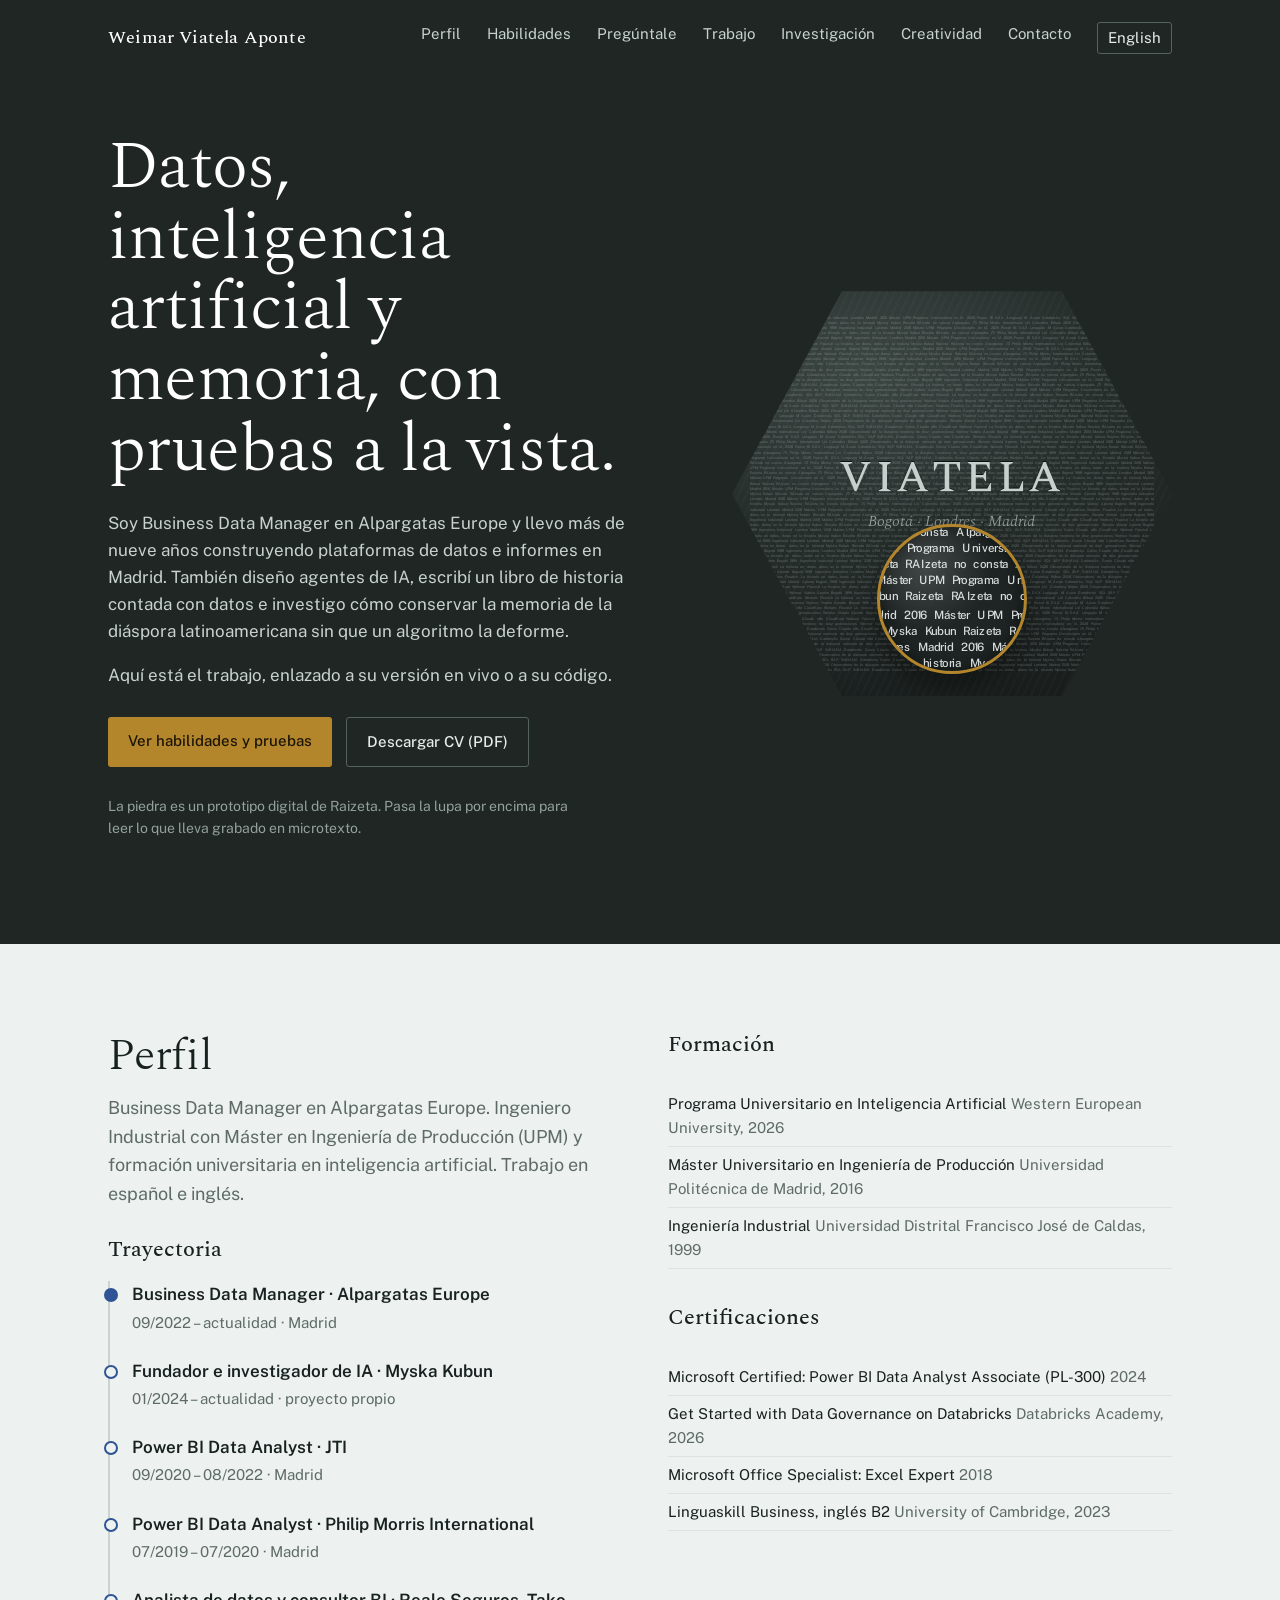
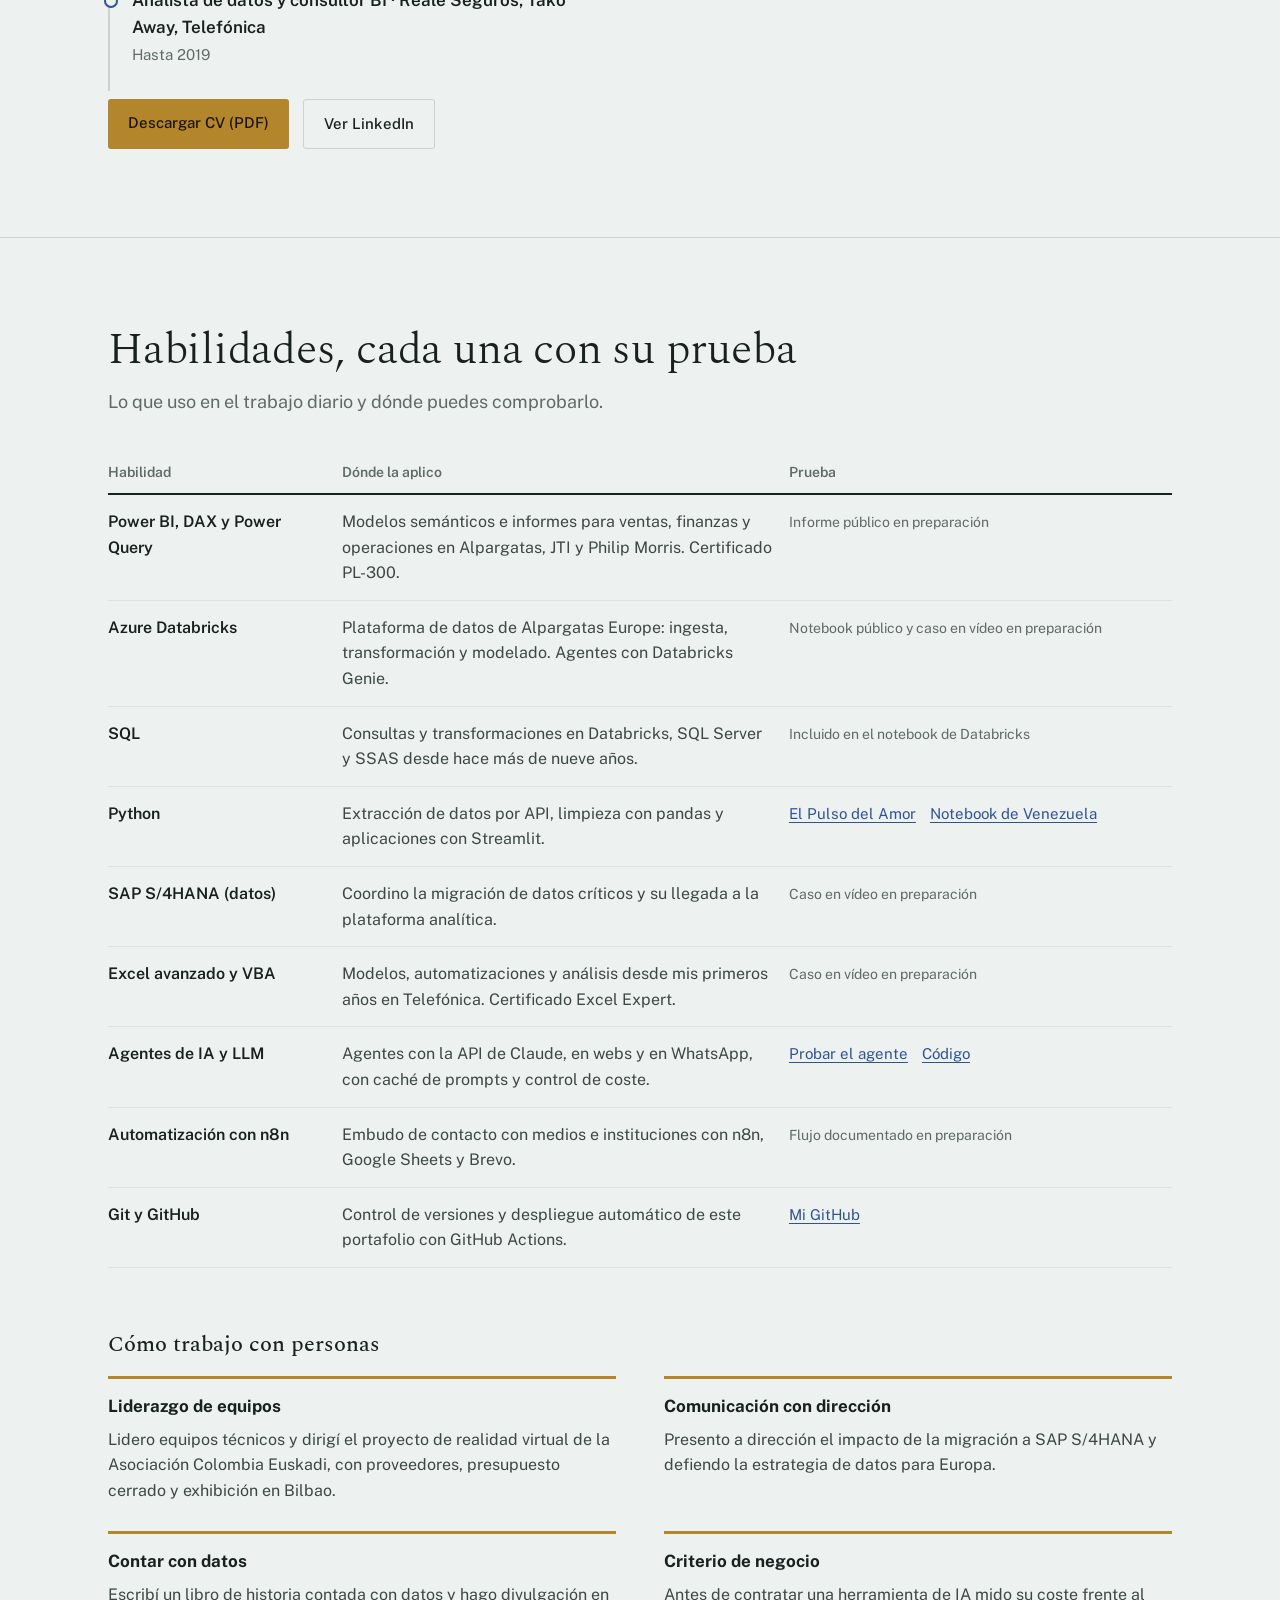
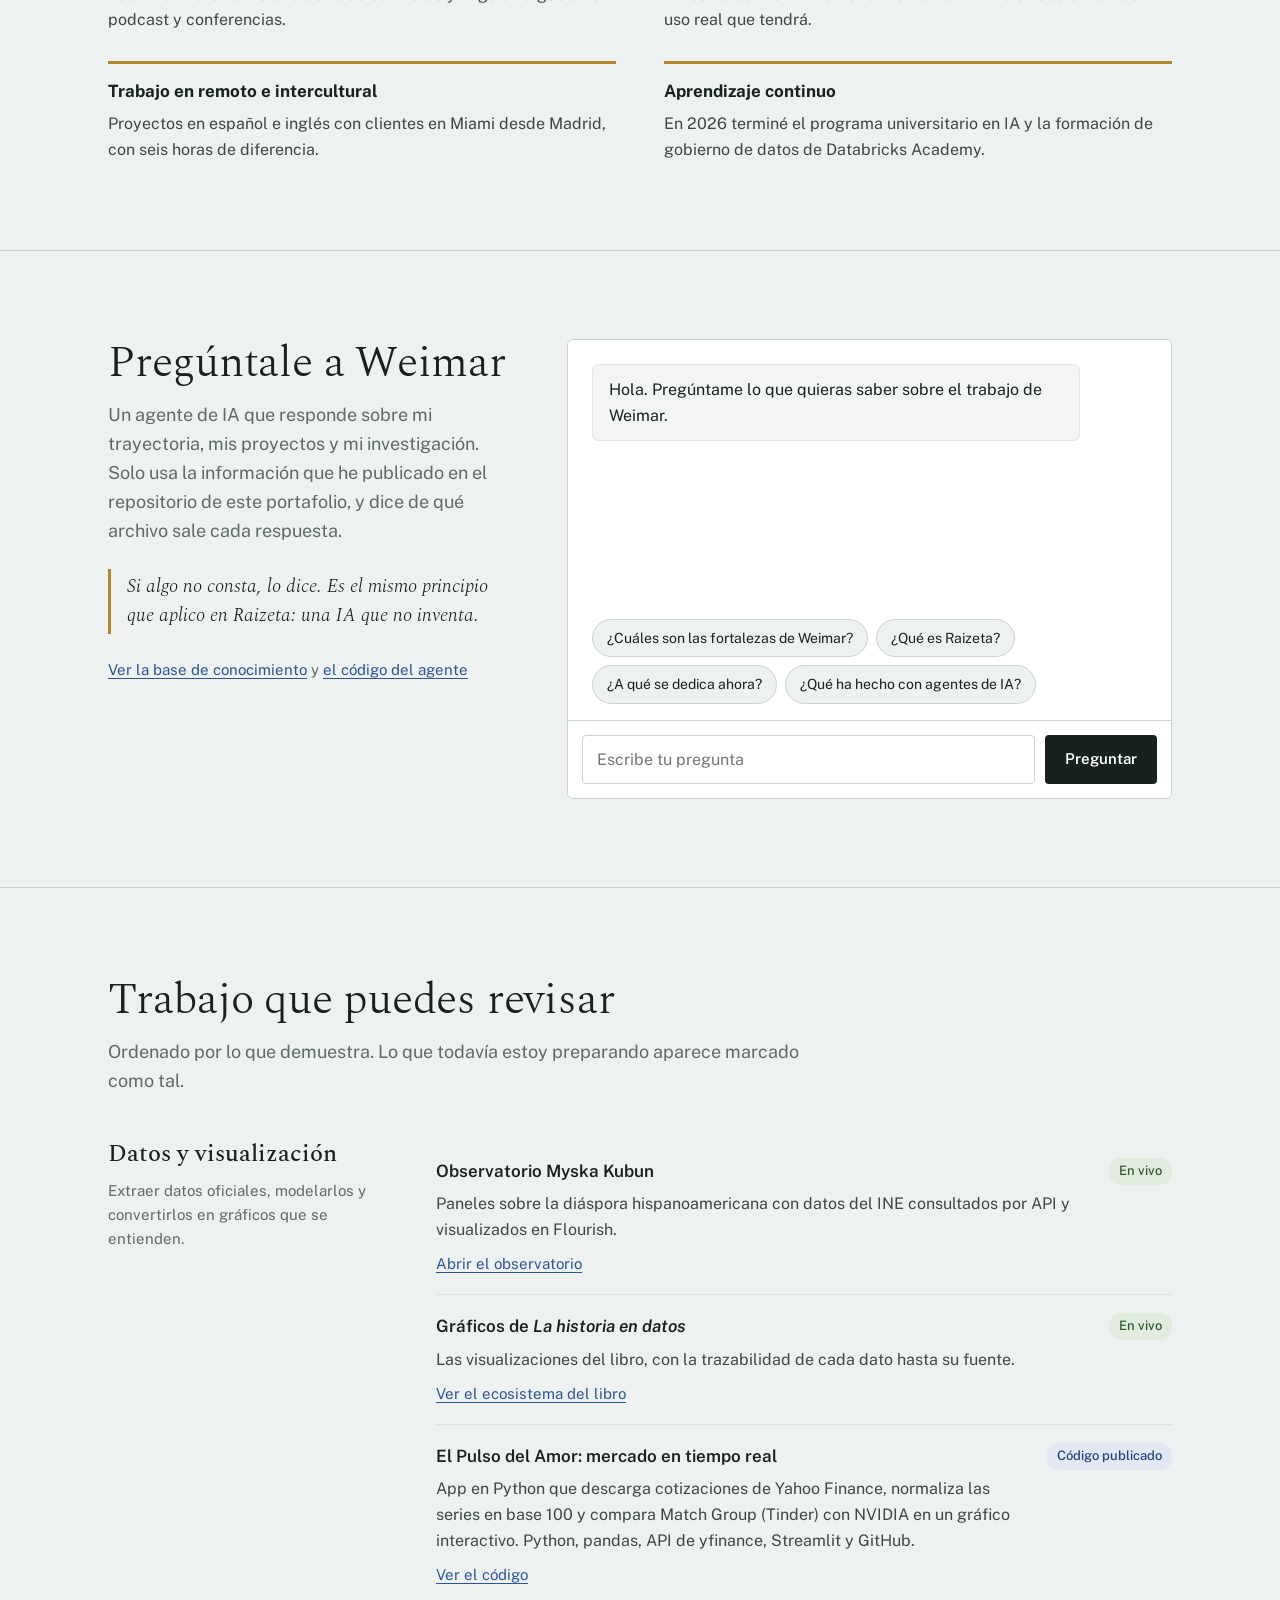
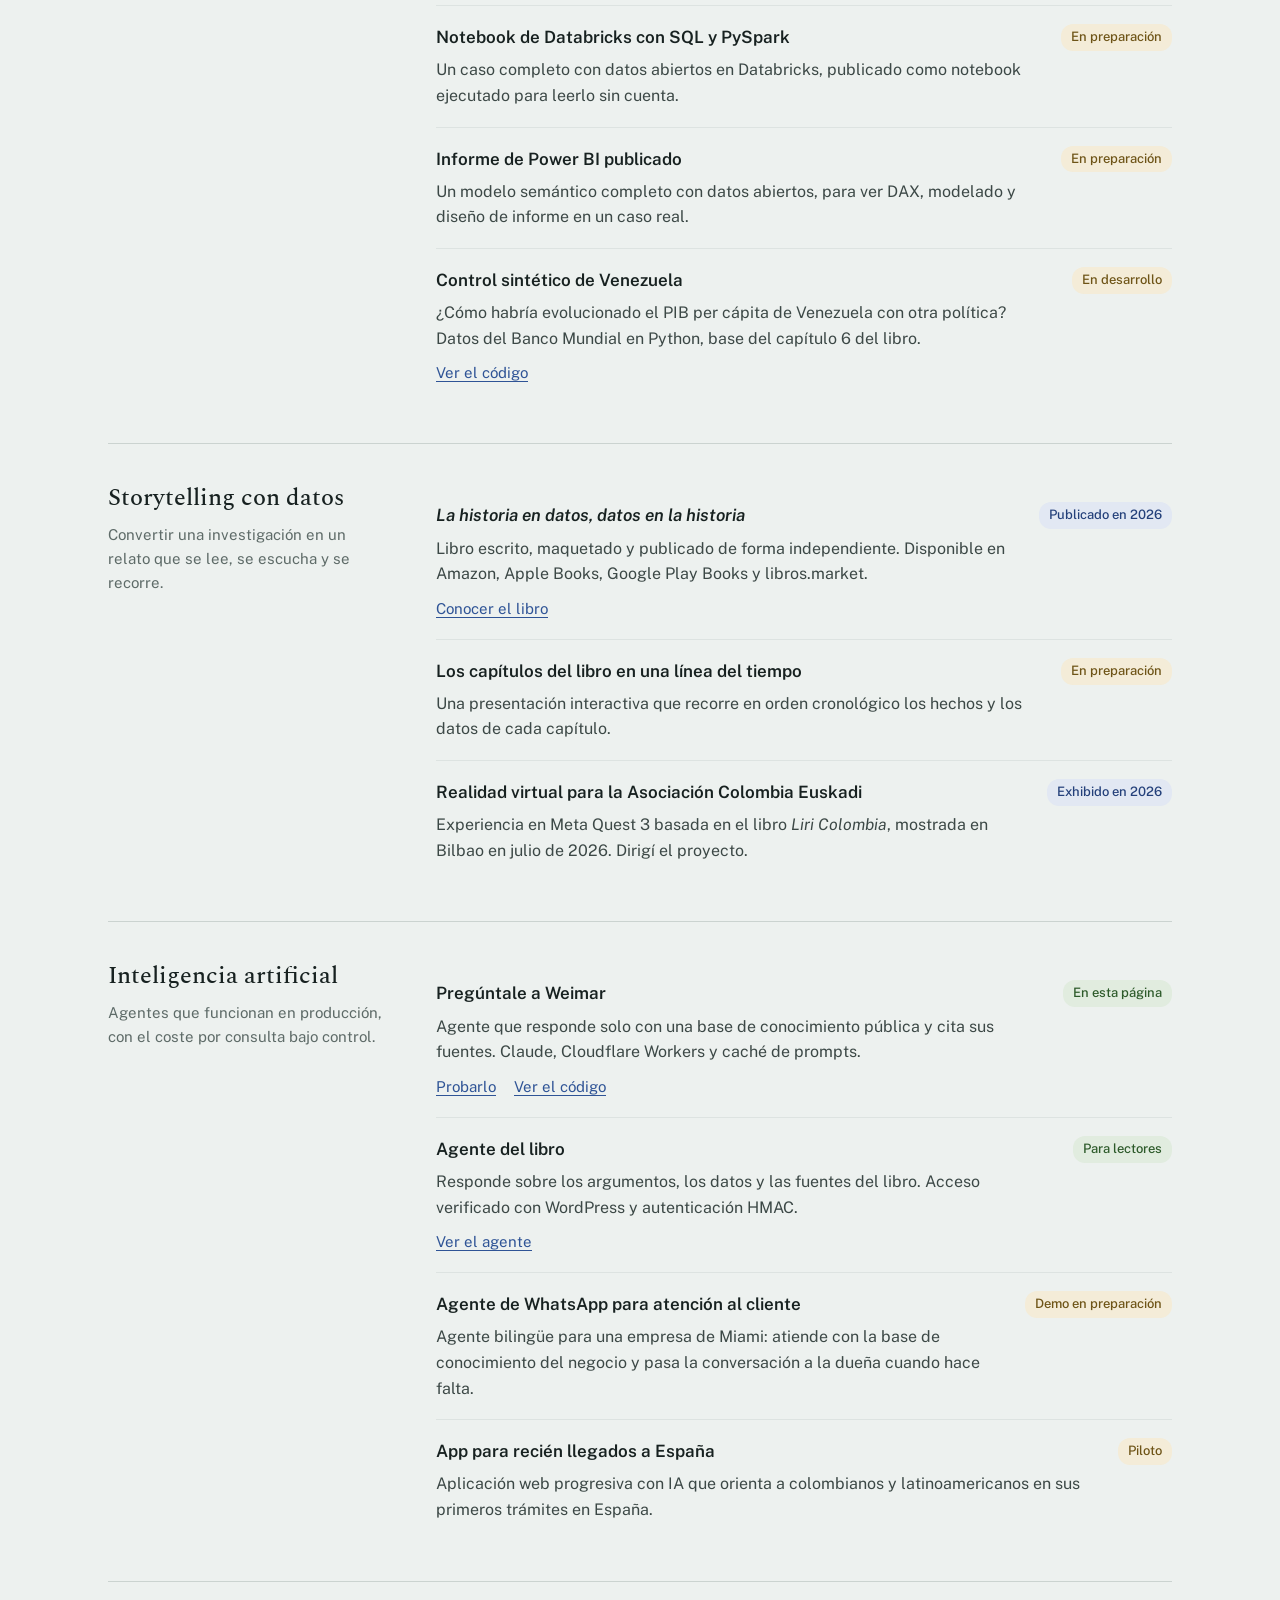
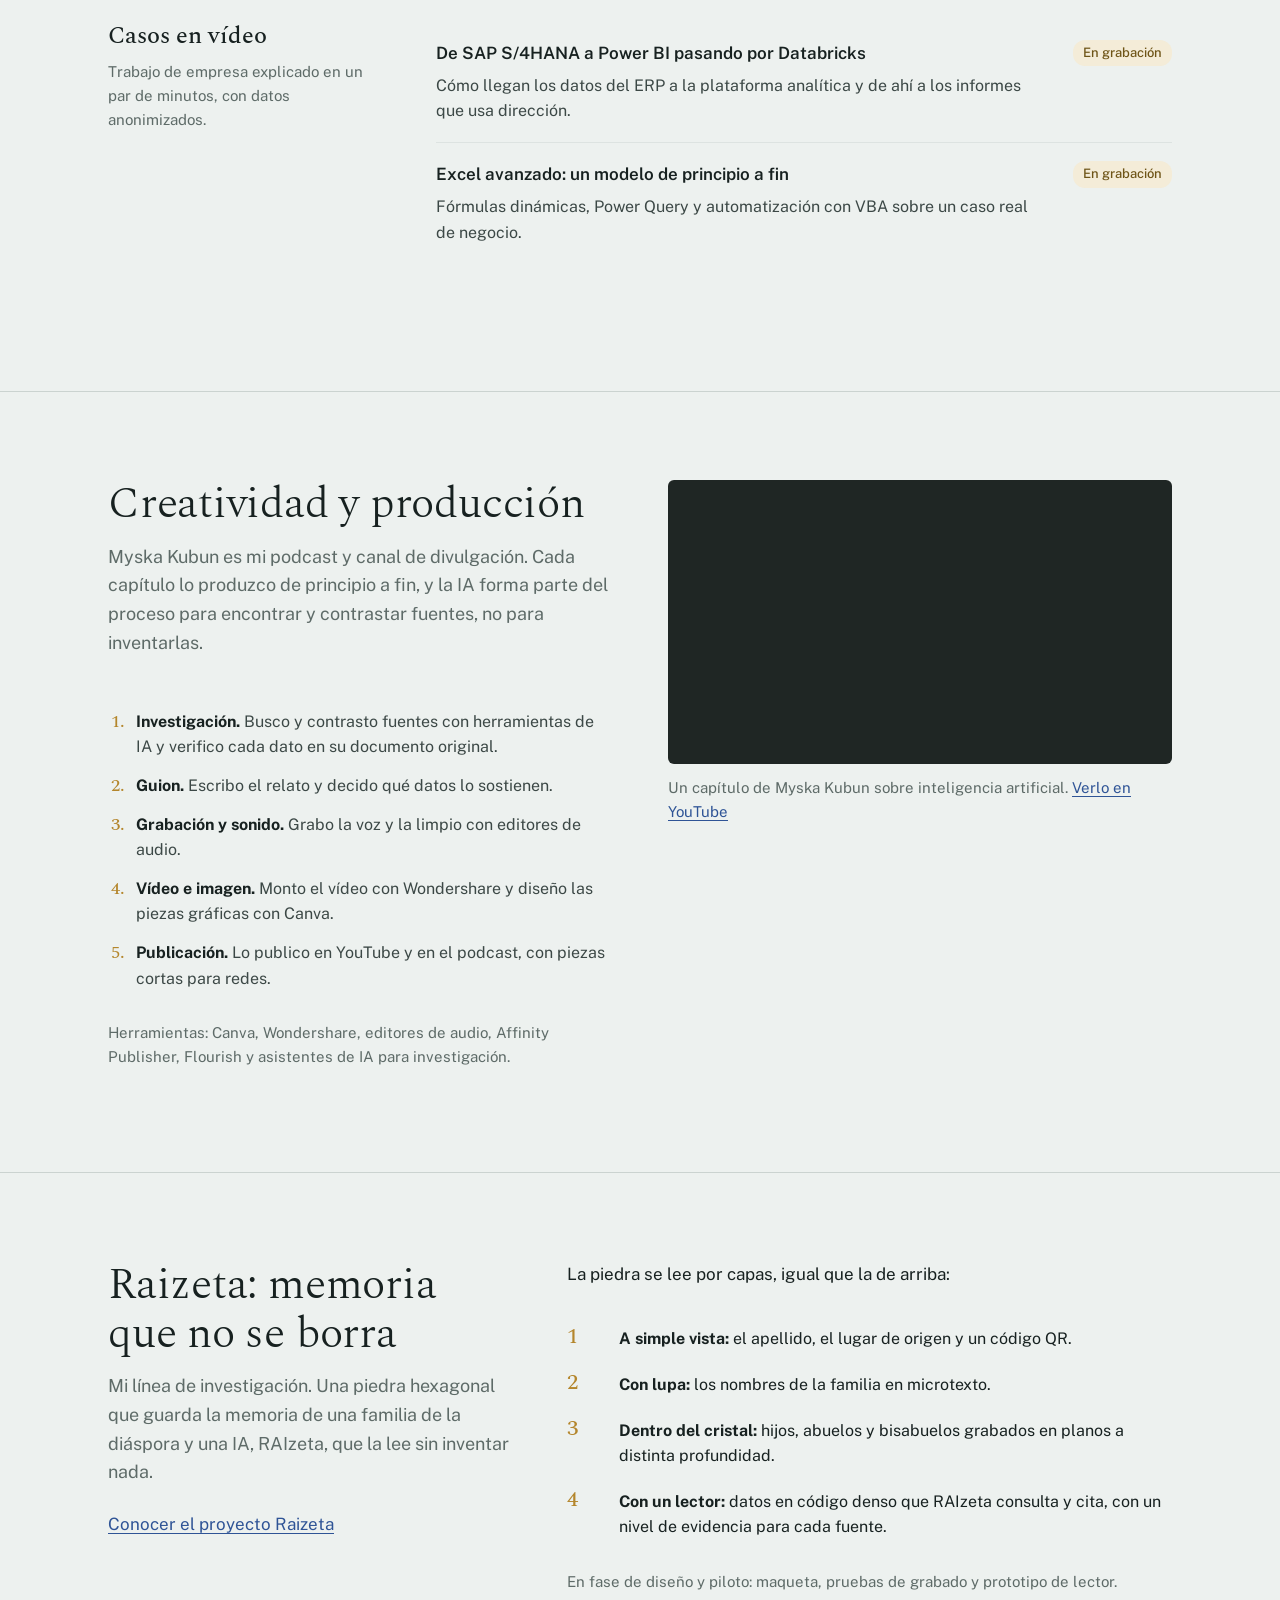
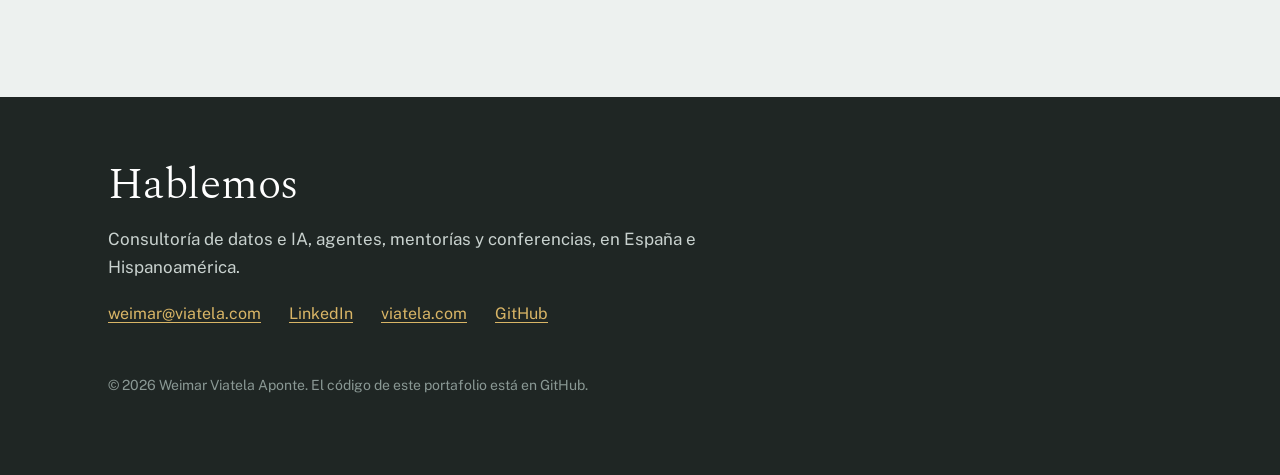
<file: sitio/index.html>
<!DOCTYPE html>
<html lang="es">
<head>
<meta charset="utf-8">
<meta name="viewport" content="width=device-width, initial-scale=1">
<title>Weimar Viatela Aponte · Portafolio de datos e inteligencia artificial</title>
<meta name="description" content="Trabajo verificable de Weimar Viatela Aponte: datos, visualización, storytelling, agentes de IA e investigación sobre memoria e IA.">
<link rel="preconnect" href="https://fonts.googleapis.com">
<link rel="preconnect" href="https://fonts.gstatic.com" crossorigin>
<link href="https://fonts.googleapis.com/css2?family=Public+Sans:ital,wght@0,400;0,500;0,600;1,400&family=Spectral:ital,wght@0,300;0,500;0,600;1,300&display=swap" rel="stylesheet">
<link rel="alternate" hreflang="es" href="https://portafolio.viatela.com/">
<link rel="alternate" hreflang="en" href="https://portafolio.viatela.com/en/">
<link rel="stylesheet" href="estilos.css">
</head>
<body>
<a class="saltar" href="#contenido">Saltar al contenido</a>

<header class="cabecera">
  <div class="envoltura">
    <div class="barra">
      <a class="marca" href="https://viatela.com/">Weimar Viatela Aponte</a>
      <a class="idioma-movil" href="en/" hreflang="en" lang="en">English</a>
      <nav aria-label="Secciones">
        <a href="#perfil">Perfil</a>
        <a href="#habilidades">Habilidades</a>
        <a href="#agente">Pregúntale</a>
        <a href="#trabajo">Trabajo</a>
        <a href="#raizeta">Investigación</a>
        <a href="#creatividad">Creatividad</a>
        <a href="#contacto">Contacto</a>
        <a class="idioma" href="en/" hreflang="en" lang="en">English</a>
      </nav>
    </div>
    <div class="portada">
      <div>
        <h1>Datos, inteligencia artificial y memoria, con pruebas a la vista.</h1>
        <p>Soy Business Data Manager en Alpargatas Europe y llevo más de nueve años construyendo plataformas de datos e informes en Madrid. También diseño agentes de IA, escribí un libro de historia contada con datos e investigo cómo conservar la memoria de la diáspora latinoamericana sin que un algoritmo la deforme.</p>
        <p>Aquí está el trabajo, enlazado a su versión en vivo o a su código.</p>
        <div class="acciones">
          <a class="boton boton-oro" href="#habilidades">Ver habilidades y pruebas</a>
          <a class="boton boton-linea" href="cv/CV_Weimar_Viatela_Aponte.pdf" download>Descargar CV (PDF)</a>
        </div>
        <p class="nota-lupa">La piedra es un prototipo digital de Raizeta. Pasa la lupa por encima para leer lo que lleva grabado en microtexto.</p>
      </div>
      <div class="piedra-marco" aria-hidden="true">
        <div class="piedra" id="piedra">
          <div class="micro" id="micro"></div>
          <div class="grabado">
            <span class="apellido">VIATELA</span>
            <span class="origen">Bogotá · Londres · Madrid</span>
          </div>
          <div class="lente" id="lente"><div class="zoom" id="zoom"></div></div>
        </div>
      </div>
    </div>
  </div>
</header>

<main id="contenido">

<section id="perfil">
  <div class="envoltura perfil">
    <div>
      <h2>Perfil</h2>
      <p class="intro" style="margin-bottom:28px">Business Data Manager en Alpargatas Europe. Ingeniero Industrial con Máster en Ingeniería de Producción (UPM) y formación universitaria en inteligencia artificial. Trabajo en español e inglés.</p>
      <h3 class="sub">Trayectoria</h3>
      <ol class="trayectoria">
        <li><b>Business Data Manager · Alpargatas Europe</b><span>09/2022 – actualidad · Madrid</span></li>
        <li><b>Fundador e investigador de IA · Myska Kubun</b><span>01/2024 – actualidad · proyecto propio</span></li>
        <li><b>Power BI Data Analyst · JTI</b><span>09/2020 – 08/2022 · Madrid</span></li>
        <li><b>Power BI Data Analyst · Philip Morris International</b><span>07/2019 – 07/2020 · Madrid</span></li>
        <li><b>Analista de datos y consultor BI · Reale Seguros, Tako Away, Telefónica</b><span>Hasta 2019</span></li>
      </ol>
      <div class="acciones" style="margin-top:8px">
        <a class="boton boton-oro" href="cv/CV_Weimar_Viatela_Aponte.pdf" download>Descargar CV (PDF)</a>
        <a class="boton" style="border:1px solid var(--linea);color:var(--tinta)" href="https://www.linkedin.com/in/weimar-viatela-aponte/">Ver LinkedIn</a>
      </div>
    </div>
    <div>
      <h3 class="sub">Formación</h3>
      <ul class="certs">
        <li>Programa Universitario en Inteligencia Artificial <span>Western European University, 2026</span></li>
        <li>Máster Universitario en Ingeniería de Producción <span>Universidad Politécnica de Madrid, 2016</span></li>
        <li>Ingeniería Industrial <span>Universidad Distrital Francisco José de Caldas, 1999</span></li>
      </ul>
      <h3 class="sub" style="margin-top:36px">Certificaciones</h3>
      <ul class="certs">
        <li>Microsoft Certified: Power BI Data Analyst Associate (PL-300) <span>2024</span></li>
        <li>Get Started with Data Governance on Databricks <span>Databricks Academy, 2026</span></li>
        <li>Microsoft Office Specialist: Excel Expert <span>2018</span></li>
        <li>Linguaskill Business, inglés B2 <span>University of Cambridge, 2023</span></li>
      </ul>
    </div>
  </div>
</section>

<section id="habilidades">
  <div class="envoltura">
    <h2>Habilidades, cada una con su prueba</h2>
    <p class="intro">Lo que uso en el trabajo diario y dónde puedes comprobarlo.</p>
    <table class="tabla-skills">
      <thead><tr><th>Habilidad</th><th>Dónde la aplico</th><th>Prueba</th></tr></thead>
      <tbody>
        <tr><td>Power BI, DAX y Power Query</td><td>Modelos semánticos e informes para ventas, finanzas y operaciones en Alpargatas, JTI y Philip Morris. Certificado PL-300.</td><td><span class="pendiente">Informe público en preparación</span></td></tr>
        <tr><td>Azure Databricks</td><td>Plataforma de datos de Alpargatas Europe: ingesta, transformación y modelado. Agentes con Databricks Genie.</td><td><span class="pendiente">Notebook público y caso en vídeo en preparación</span></td></tr>
        <tr><td>SQL</td><td>Consultas y transformaciones en Databricks, SQL Server y SSAS desde hace más de nueve años.</td><td><span class="pendiente">Incluido en el notebook de Databricks</span></td></tr>
        <tr><td>Python</td><td>Extracción de datos por API, limpieza con pandas y aplicaciones con Streamlit.</td><td><a href="#mercado">El Pulso del Amor</a><a href="https://github.com/myskakubun/myska-kubun-data">Notebook de Venezuela</a></td></tr>
        <tr><td>SAP S/4HANA (datos)</td><td>Coordino la migración de datos críticos y su llegada a la plataforma analítica.</td><td><span class="pendiente">Caso en vídeo en preparación</span></td></tr>
        <tr><td>Excel avanzado y VBA</td><td>Modelos, automatizaciones y análisis desde mis primeros años en Telefónica. Certificado Excel Expert.</td><td><span class="pendiente">Caso en vídeo en preparación</span></td></tr>
        <tr><td>Agentes de IA y LLM</td><td>Agentes con la API de Claude, en webs y en WhatsApp, con caché de prompts y control de coste.</td><td><a href="#agente">Probar el agente</a><a href="https://github.com/myskakubun/viatela-portafolio/tree/main/worker">Código</a></td></tr>
        <tr><td>Automatización con n8n</td><td>Embudo de contacto con medios e instituciones con n8n, Google Sheets y Brevo.</td><td><span class="pendiente">Flujo documentado en preparación</span></td></tr>
        <tr><td>Git y GitHub</td><td>Control de versiones y despliegue automático de este portafolio con GitHub Actions.</td><td><a href="https://github.com/myskakubun">Mi GitHub</a></td></tr>
      </tbody>
    </table>

    <h3 class="sub" style="margin-top:64px">Cómo trabajo con personas</h3>
    <div class="blandas">
      <div><h4>Liderazgo de equipos</h4><p>Lidero equipos técnicos y dirigí el proyecto de realidad virtual de la Asociación Colombia Euskadi, con proveedores, presupuesto cerrado y exhibición en Bilbao.</p></div>
      <div><h4>Comunicación con dirección</h4><p>Presento a dirección el impacto de la migración a SAP S/4HANA y defiendo la estrategia de datos para Europa.</p></div>
      <div><h4>Contar con datos</h4><p>Escribí un libro de historia contada con datos y hago divulgación en podcast y conferencias.</p></div>
      <div><h4>Criterio de negocio</h4><p>Antes de contratar una herramienta de IA mido su coste frente al uso real que tendrá.</p></div>
      <div><h4>Trabajo en remoto e intercultural</h4><p>Proyectos en español e inglés con clientes en Miami desde Madrid, con seis horas de diferencia.</p></div>
      <div><h4>Aprendizaje continuo</h4><p>En 2026 terminé el programa universitario en IA y la formación de gobierno de datos de Databricks Academy.</p></div>
    </div>
  </div>
</section>

<section id="agente">
  <div class="envoltura agente">
    <div>
      <h2>Pregúntale a Weimar</h2>
      <p class="intro">Un agente de IA que responde sobre mi trayectoria, mis proyectos y mi investigación. Solo usa la información que he publicado en el repositorio de este portafolio, y dice de qué archivo sale cada respuesta.</p>
      <p class="principio">Si algo no consta, lo dice. Es el mismo principio que aplico en Raizeta: una IA que no inventa.</p>
      <p style="margin-top:24px;font-size:15px"><a href="https://github.com/myskakubun/viatela-portafolio/tree/main/conocimiento">Ver la base de conocimiento</a> <span style="color:var(--niebla)">y</span> <a href="https://github.com/myskakubun/viatela-portafolio/tree/main/worker">el código del agente</a></p>
    </div>
    <div class="chat">
      <div class="chat-cuerpo" id="chat" aria-live="polite">
        <div class="msg msg-agente">Hola. Pregúntame lo que quieras saber sobre el trabajo de Weimar.</div>
      </div>
      <div class="sugerencias" id="sugerencias">
        <button type="button">¿Cuáles son las fortalezas de Weimar?</button>
        <button type="button">¿Qué es Raizeta?</button>
        <button type="button">¿A qué se dedica ahora?</button>
        <button type="button">¿Qué ha hecho con agentes de IA?</button>
      </div>
      <form id="formulario">
        <label for="pregunta" class="saltar">Tu pregunta</label>
        <input id="pregunta" name="pregunta" maxlength="500" autocomplete="off" placeholder="Escribe tu pregunta">
        <button type="submit" id="enviar">Preguntar</button>
      </form>
    </div>
  </div>
</section>

<section id="trabajo">
  <div class="envoltura">
    <h2>Trabajo que puedes revisar</h2>
    <p class="intro">Ordenado por lo que demuestra. Lo que todavía estoy preparando aparece marcado como tal.</p>

    <div class="area">
      <div>
        <h3>Datos y visualización</h3>
        <p class="que-prueba">Extraer datos oficiales, modelarlos y convertirlos en gráficos que se entienden.</p>
      </div>
      <ul class="piezas">
        <li class="pieza">
          <h4>Observatorio Myska Kubun</h4>
          <span class="estado estado-vivo">En vivo</span>
          <p>Paneles sobre la diáspora hispanoamericana con datos del INE consultados por API y visualizados en Flourish.</p>
          <div class="enlaces"><a href="https://myskakubun.com/observatorio/">Abrir el observatorio</a></div>
        </li>
        <li class="pieza">
          <h4>Gráficos de <i>La historia en datos</i></h4>
          <span class="estado estado-vivo">En vivo</span>
          <p>Las visualizaciones del libro, con la trazabilidad de cada dato hasta su fuente.</p>
          <div class="enlaces"><a href="https://myskakubun.com/la-historia-en-datos/">Ver el ecosistema del libro</a></div>
        </li>
        <li class="pieza" id="mercado">
          <h4>El Pulso del Amor: mercado en tiempo real</h4>
          <span class="estado estado-hecho">Código publicado</span>
          <p>App en Python que descarga cotizaciones de Yahoo Finance, normaliza las series en base 100 y compara Match Group (Tinder) con NVIDIA en un gráfico interactivo. Python, pandas, API de yfinance, Streamlit y GitHub.</p>
          <div class="enlaces"><a href="https://github.com/myskakubun/MercadodelAmor">Ver el código</a></div>
        </li>
        <li class="pieza">
          <h4>Notebook de Databricks con SQL y PySpark</h4>
          <span class="estado estado-prep">En preparación</span>
          <p>Un caso completo con datos abiertos en Databricks, publicado como notebook ejecutado para leerlo sin cuenta.</p>
        </li>
        <li class="pieza">
          <h4>Informe de Power BI publicado</h4>
          <span class="estado estado-prep">En preparación</span>
          <p>Un modelo semántico completo con datos abiertos, para ver DAX, modelado y diseño de informe en un caso real.</p>
        </li>
        <li class="pieza">
          <h4>Control sintético de Venezuela</h4>
          <span class="estado estado-prep">En desarrollo</span>
          <p>¿Cómo habría evolucionado el PIB per cápita de Venezuela con otra política? Datos del Banco Mundial en Python, base del capítulo 6 del libro.</p>
          <div class="enlaces"><a href="https://github.com/myskakubun/myska-kubun-data">Ver el código</a></div>
        </li>
      </ul>
    </div>

    <div class="area">
      <div>
        <h3>Storytelling con datos</h3>
        <p class="que-prueba">Convertir una investigación en un relato que se lee, se escucha y se recorre.</p>
      </div>
      <ul class="piezas">
        <li class="pieza">
          <h4><i>La historia en datos, datos en la historia</i></h4>
          <span class="estado estado-hecho">Publicado en 2026</span>
          <p>Libro escrito, maquetado y publicado de forma independiente. Disponible en Amazon, Apple Books, Google Play Books y libros.market.</p>
          <div class="enlaces"><a href="https://myskakubun.com/la-historia-en-datos/">Conocer el libro</a></div>
        </li>
        <li class="pieza">
          <h4>Los capítulos del libro en una línea del tiempo</h4>
          <span class="estado estado-prep">En preparación</span>
          <p>Una presentación interactiva que recorre en orden cronológico los hechos y los datos de cada capítulo.</p>
        </li>
        <li class="pieza">
          <h4>Realidad virtual para la Asociación Colombia Euskadi</h4>
          <span class="estado estado-hecho">Exhibido en 2026</span>
          <p>Experiencia en Meta Quest 3 basada en el libro <i>Liri Colombia</i>, mostrada en Bilbao en julio de 2026. Dirigí el proyecto.</p>
        </li>
      </ul>
    </div>

    <div class="area">
      <div>
        <h3>Inteligencia artificial</h3>
        <p class="que-prueba">Agentes que funcionan en producción, con el coste por consulta bajo control.</p>
      </div>
      <ul class="piezas">
        <li class="pieza">
          <h4>Pregúntale a Weimar</h4>
          <span class="estado estado-vivo">En esta página</span>
          <p>Agente que responde solo con una base de conocimiento pública y cita sus fuentes. Claude, Cloudflare Workers y caché de prompts.</p>
          <div class="enlaces"><a href="#agente">Probarlo</a><a href="https://github.com/myskakubun/viatela-portafolio/tree/main/worker">Ver el código</a></div>
        </li>
        <li class="pieza">
          <h4>Agente del libro</h4>
          <span class="estado estado-vivo">Para lectores</span>
          <p>Responde sobre los argumentos, los datos y las fuentes del libro. Acceso verificado con WordPress y autenticación HMAC.</p>
          <div class="enlaces"><a href="https://myskakubun.com/la-historia-en-datos/agente-myska-kubun/">Ver el agente</a></div>
        </li>
        <li class="pieza">
          <h4>Agente de WhatsApp para atención al cliente</h4>
          <span class="estado estado-prep">Demo en preparación</span>
          <p>Agente bilingüe para una empresa de Miami: atiende con la base de conocimiento del negocio y pasa la conversación a la dueña cuando hace falta.</p>
        </li>
        <li class="pieza">
          <h4>App para recién llegados a España</h4>
          <span class="estado estado-prep">Piloto</span>
          <p>Aplicación web progresiva con IA que orienta a colombianos y latinoamericanos en sus primeros trámites en España.</p>
        </li>
      </ul>
    </div>

    <div class="area">
      <div>
        <h3>Casos en vídeo</h3>
        <p class="que-prueba">Trabajo de empresa explicado en un par de minutos, con datos anonimizados.</p>
      </div>
      <ul class="piezas">
        <li class="pieza">
          <h4>De SAP S/4HANA a Power BI pasando por Databricks</h4>
          <span class="estado estado-prep">En grabación</span>
          <p>Cómo llegan los datos del ERP a la plataforma analítica y de ahí a los informes que usa dirección.</p>
        </li>
        <li class="pieza">
          <h4>Excel avanzado: un modelo de principio a fin</h4>
          <span class="estado estado-prep">En grabación</span>
          <p>Fórmulas dinámicas, Power Query y automatización con VBA sobre un caso real de negocio.</p>
        </li>
      </ul>
    </div>
  </div>
</section>

<section id="creatividad">
  <div class="envoltura creatividad">
    <div>
      <h2>Creatividad y producción</h2>
      <p class="intro">Myska Kubun es mi podcast y canal de divulgación. Cada capítulo lo produzco de principio a fin, y la IA forma parte del proceso para encontrar y contrastar fuentes, no para inventarlas.</p>
      <ol class="proceso">
        <li><b>Investigación.</b> Busco y contrasto fuentes con herramientas de IA y verifico cada dato en su documento original.</li>
        <li><b>Guion.</b> Escribo el relato y decido qué datos lo sostienen.</li>
        <li><b>Grabación y sonido.</b> Grabo la voz y la limpio con editores de audio.</li>
        <li><b>Vídeo e imagen.</b> Monto el vídeo con Wondershare y diseño las piezas gráficas con Canva.</li>
        <li><b>Publicación.</b> Lo publico en YouTube y en el podcast, con piezas cortas para redes.</li>
      </ol>
      <p class="herramientas">Herramientas: Canva, Wondershare, editores de audio, Affinity Publisher, Flourish y asistentes de IA para investigación.</p>
    </div>
    <div>
      <div class="video">
        <iframe src="https://www.youtube-nocookie.com/embed/hdwLp2-hFoo" title="Capítulo del podcast Myska Kubun sobre inteligencia artificial" loading="lazy" allow="accelerometer; encrypted-media; gyroscope; picture-in-picture; fullscreen" allowfullscreen></iframe>
      </div>
      <p class="pie-video">Un capítulo de Myska Kubun sobre inteligencia artificial. <a href="https://www.youtube.com/watch?v=hdwLp2-hFoo">Verlo en YouTube</a></p>
    </div>
  </div>
</section>

<section id="raizeta">
  <div class="envoltura agente">
    <div>
      <h2>Raizeta: memoria que no se borra</h2>
      <p class="intro">Mi línea de investigación. Una piedra hexagonal que guarda la memoria de una familia de la diáspora y una IA, RAIzeta, que la lee sin inventar nada.</p>
      <p><a href="https://myskakubun.com/raizeta/">Conocer el proyecto Raizeta</a></p>
    </div>
    <div>
      <p style="margin-top:0">La piedra se lee por capas, igual que la de arriba:</p>
      <ol class="capas">
        <li><span><b>A simple vista:</b> el apellido, el lugar de origen y un código QR.</span></li>
        <li><span><b>Con lupa:</b> los nombres de la familia en microtexto.</span></li>
        <li><span><b>Dentro del cristal:</b> hijos, abuelos y bisabuelos grabados en planos a distinta profundidad.</span></li>
        <li><span><b>Con un lector:</b> datos en código denso que RAIzeta consulta y cita, con un nivel de evidencia para cada fuente.</span></li>
      </ol>
      <p style="color:var(--niebla);font-size:15px;margin-top:20px">En fase de diseño y piloto: maqueta, pruebas de grabado y prototipo de lector.</p>
    </div>
  </div>
</section>

</main>

<footer id="contacto">
  <div class="envoltura">
    <h2>Hablemos</h2>
    <p style="max-width:36em">Consultoría de datos e IA, agentes, mentorías y conferencias, en España e Hispanoamérica.</p>
    <div class="pie-fila">
      <a href="mailto:weimar@viatela.com">weimar@viatela.com</a>
      <a href="https://www.linkedin.com/in/weimar-viatela-aponte/">LinkedIn</a>
      <a href="https://viatela.com/">viatela.com</a>
      <a href="https://github.com/myskakubun">GitHub</a>
    </div>
    <p class="pie-legal">© 2026 Weimar Viatela Aponte. El código de este portafolio está en GitHub.</p>
  </div>
</footer>

<script src="app.js"></script>
</body>
</html>
</file>
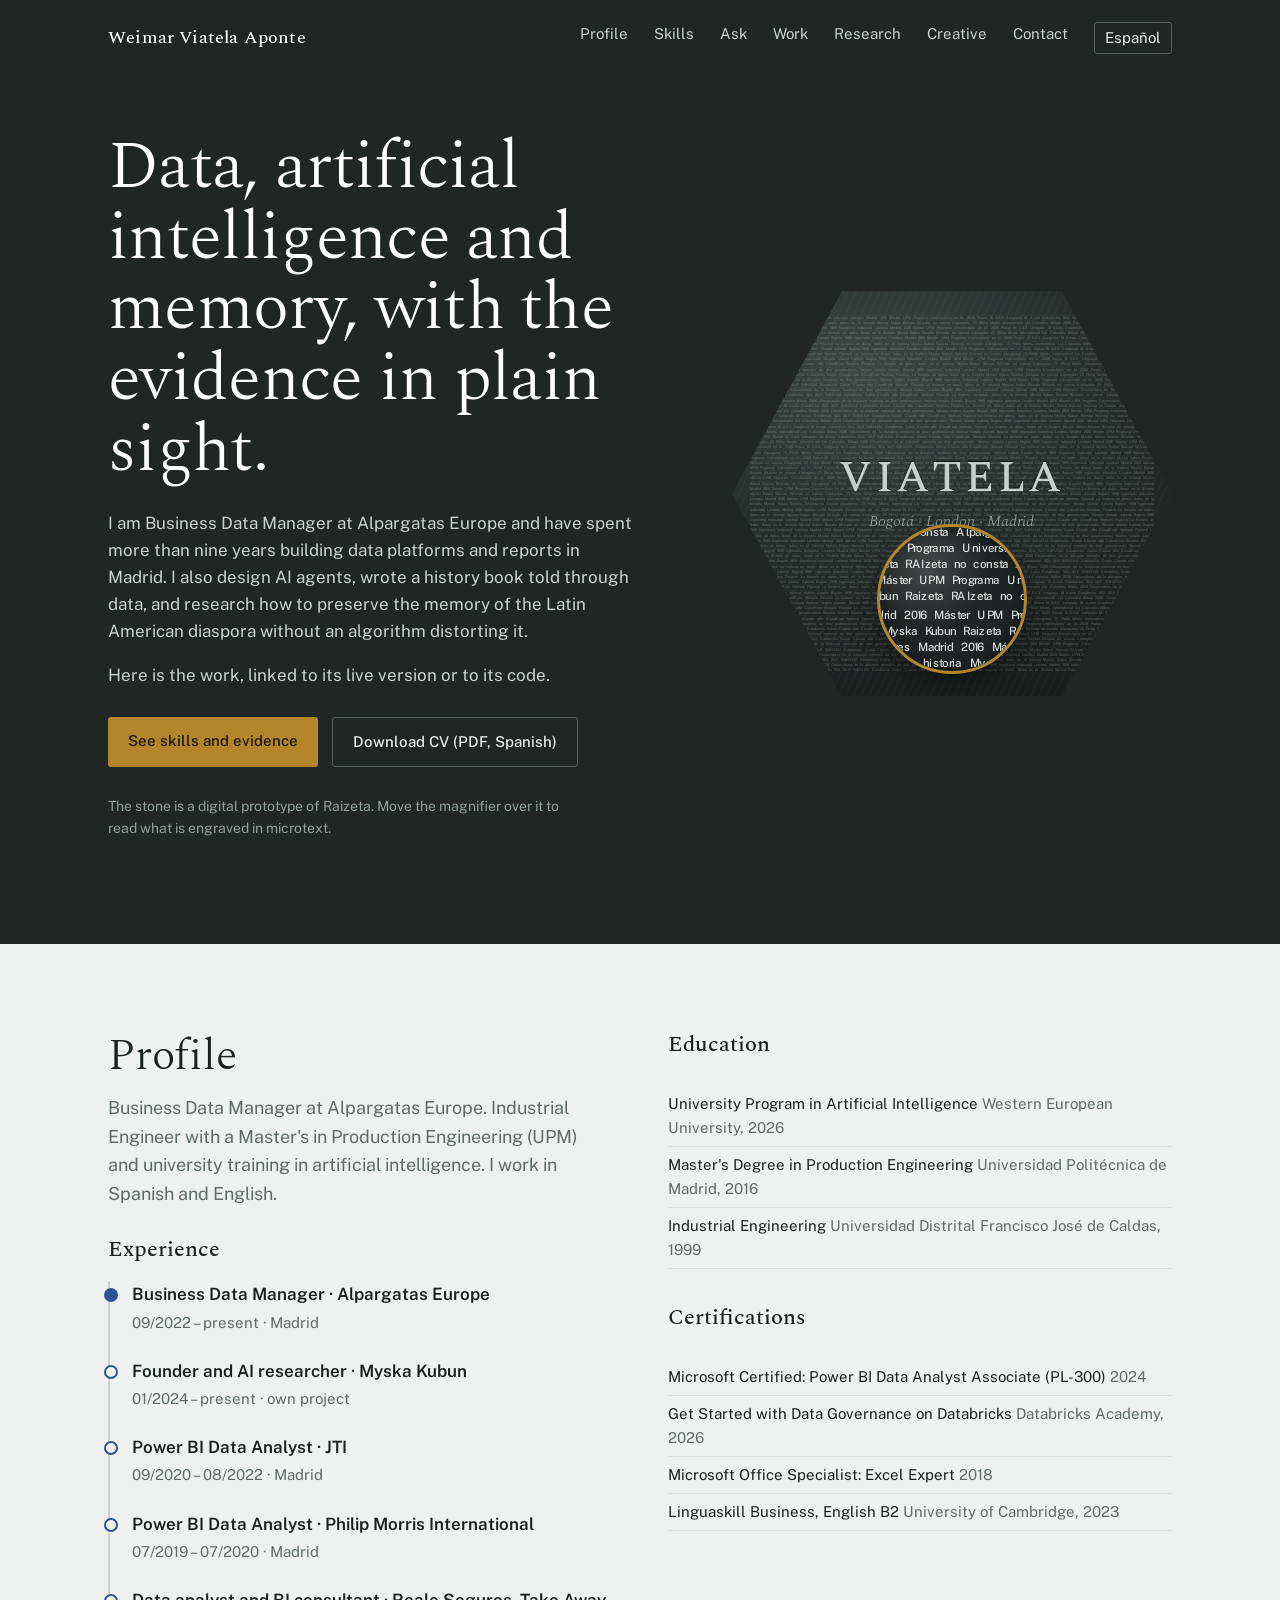
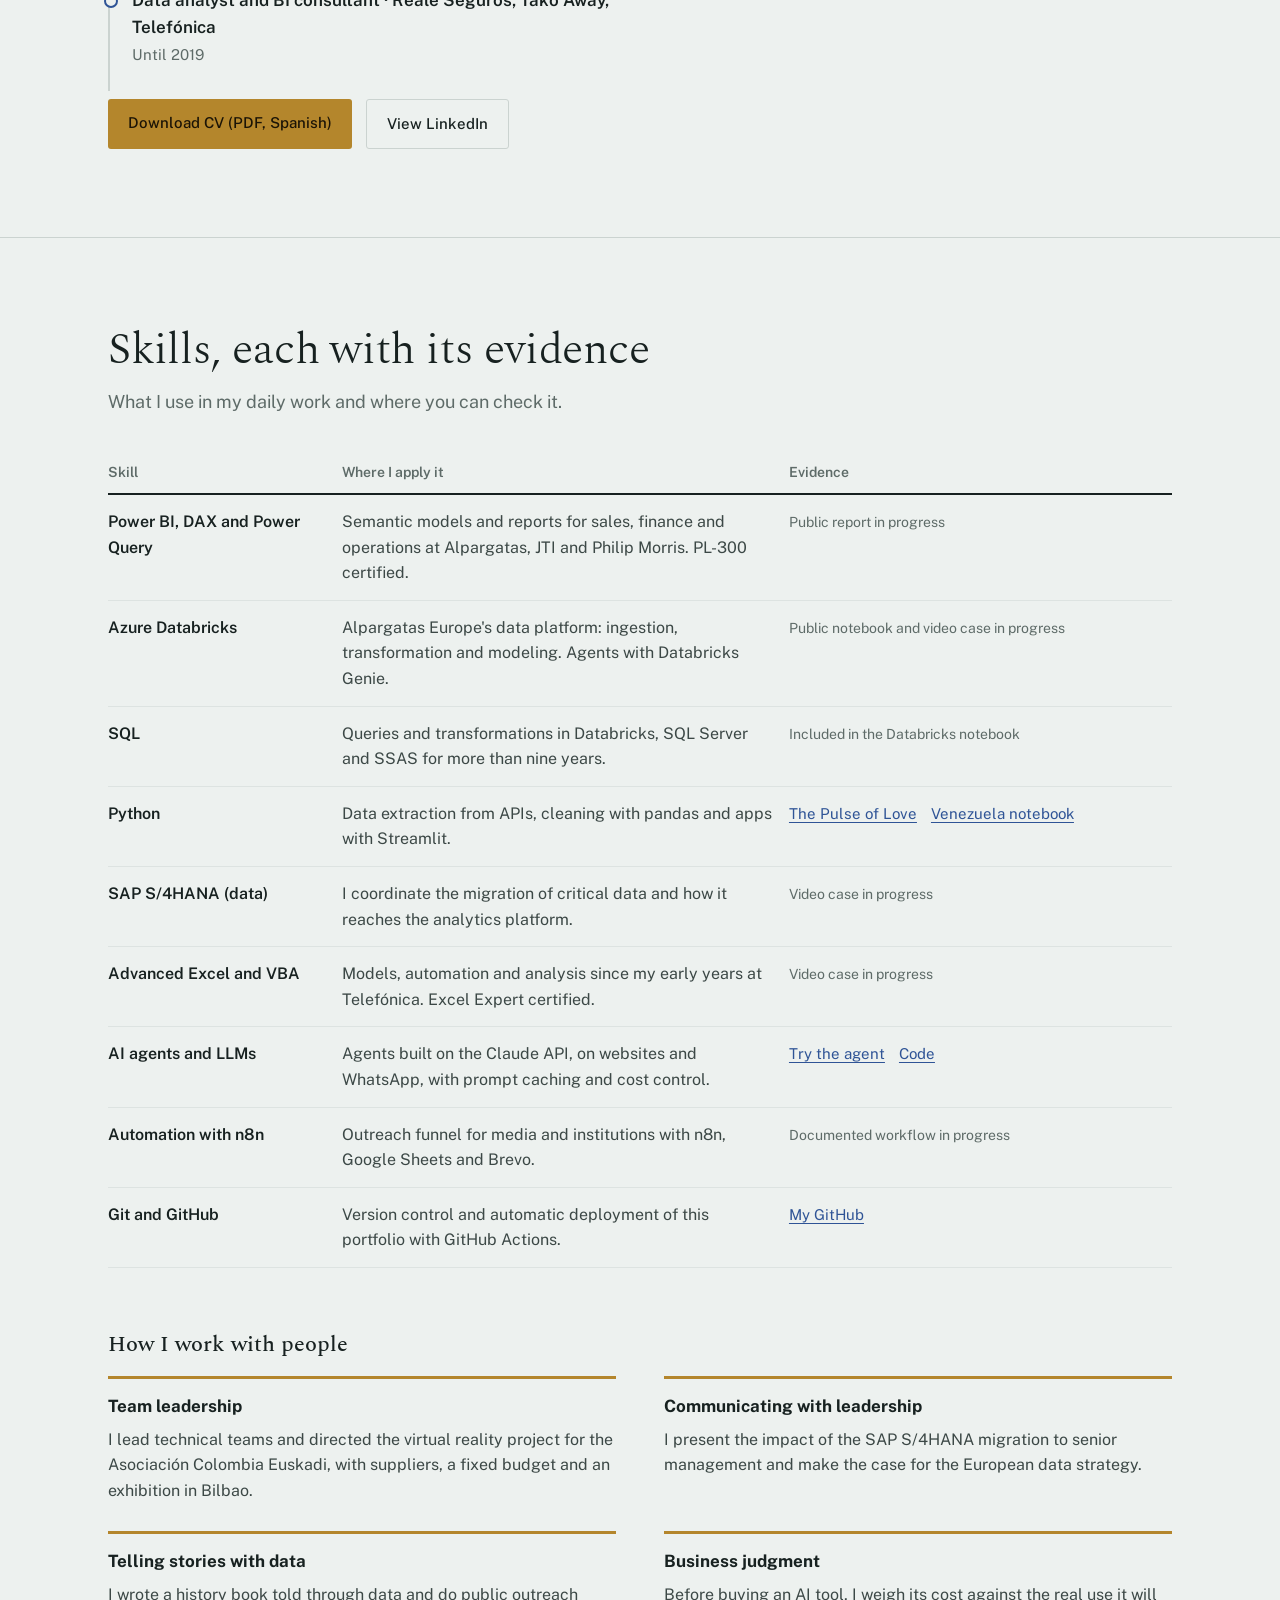
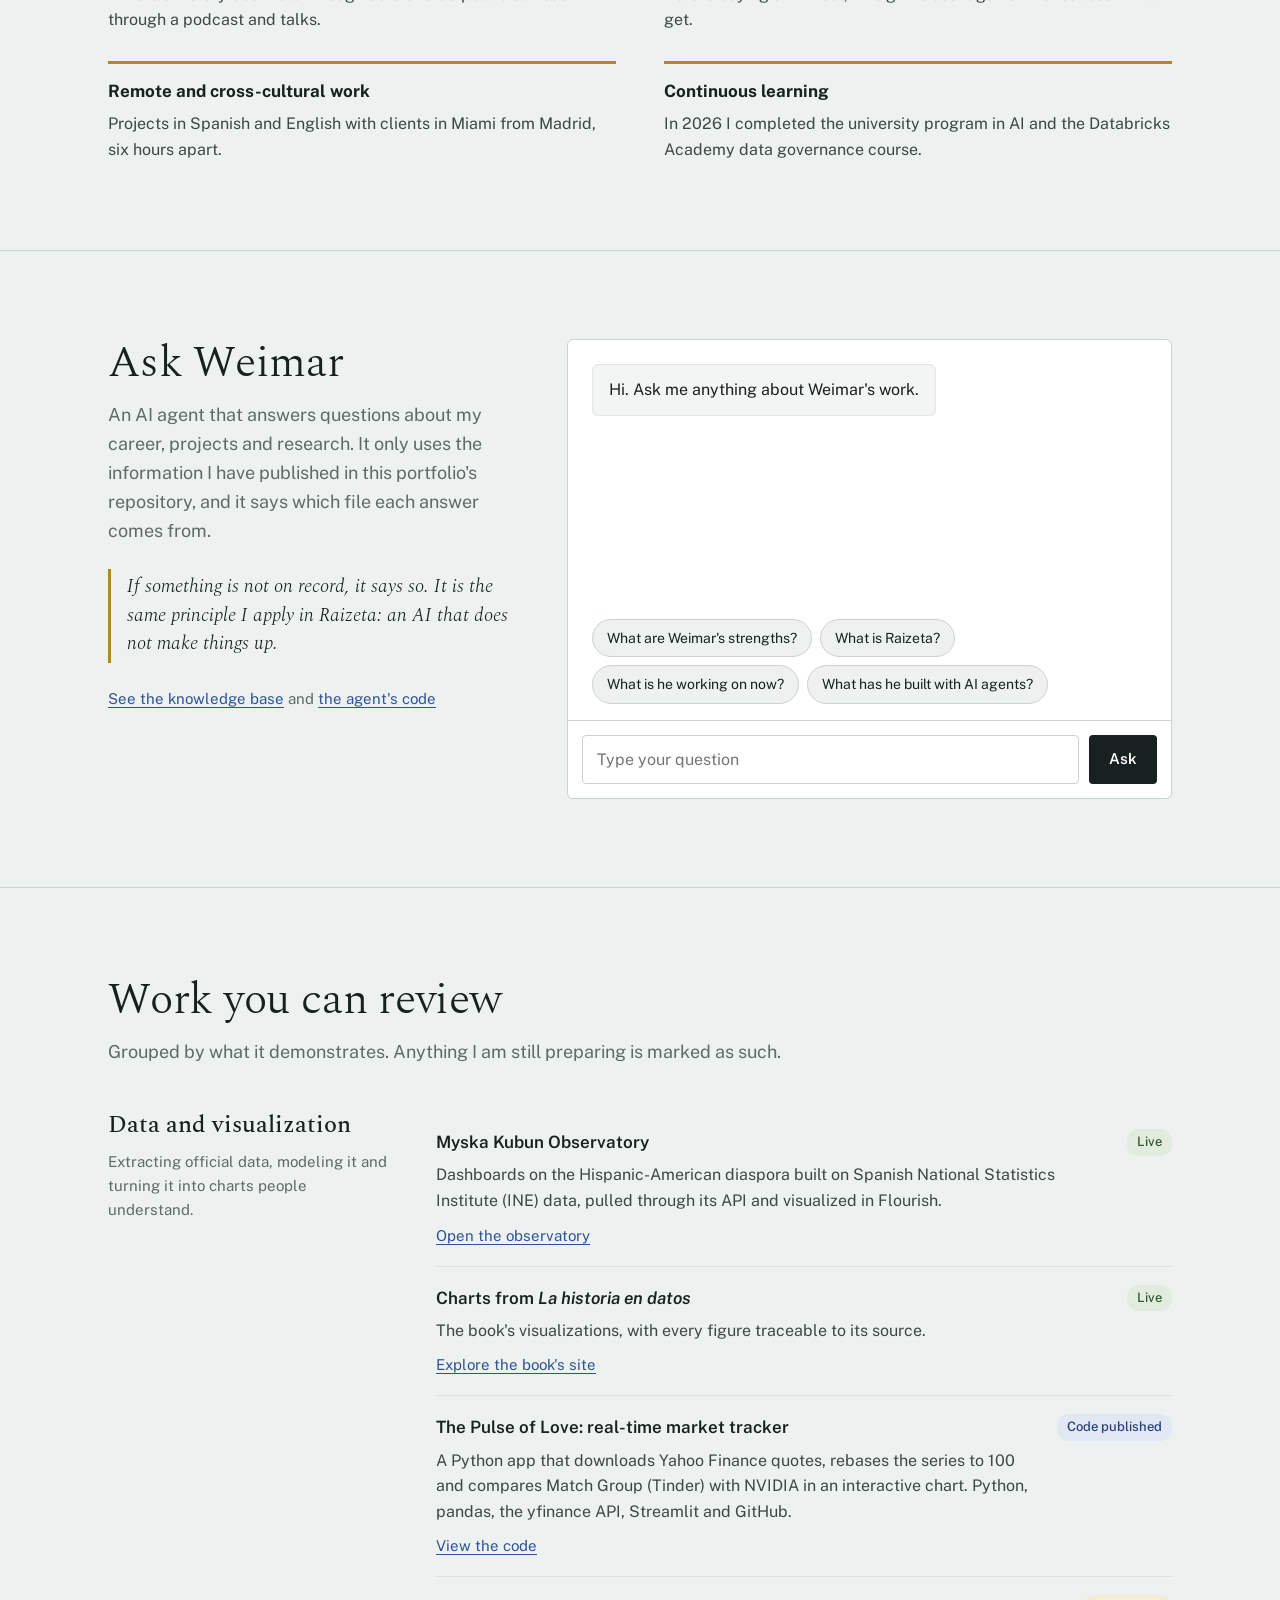
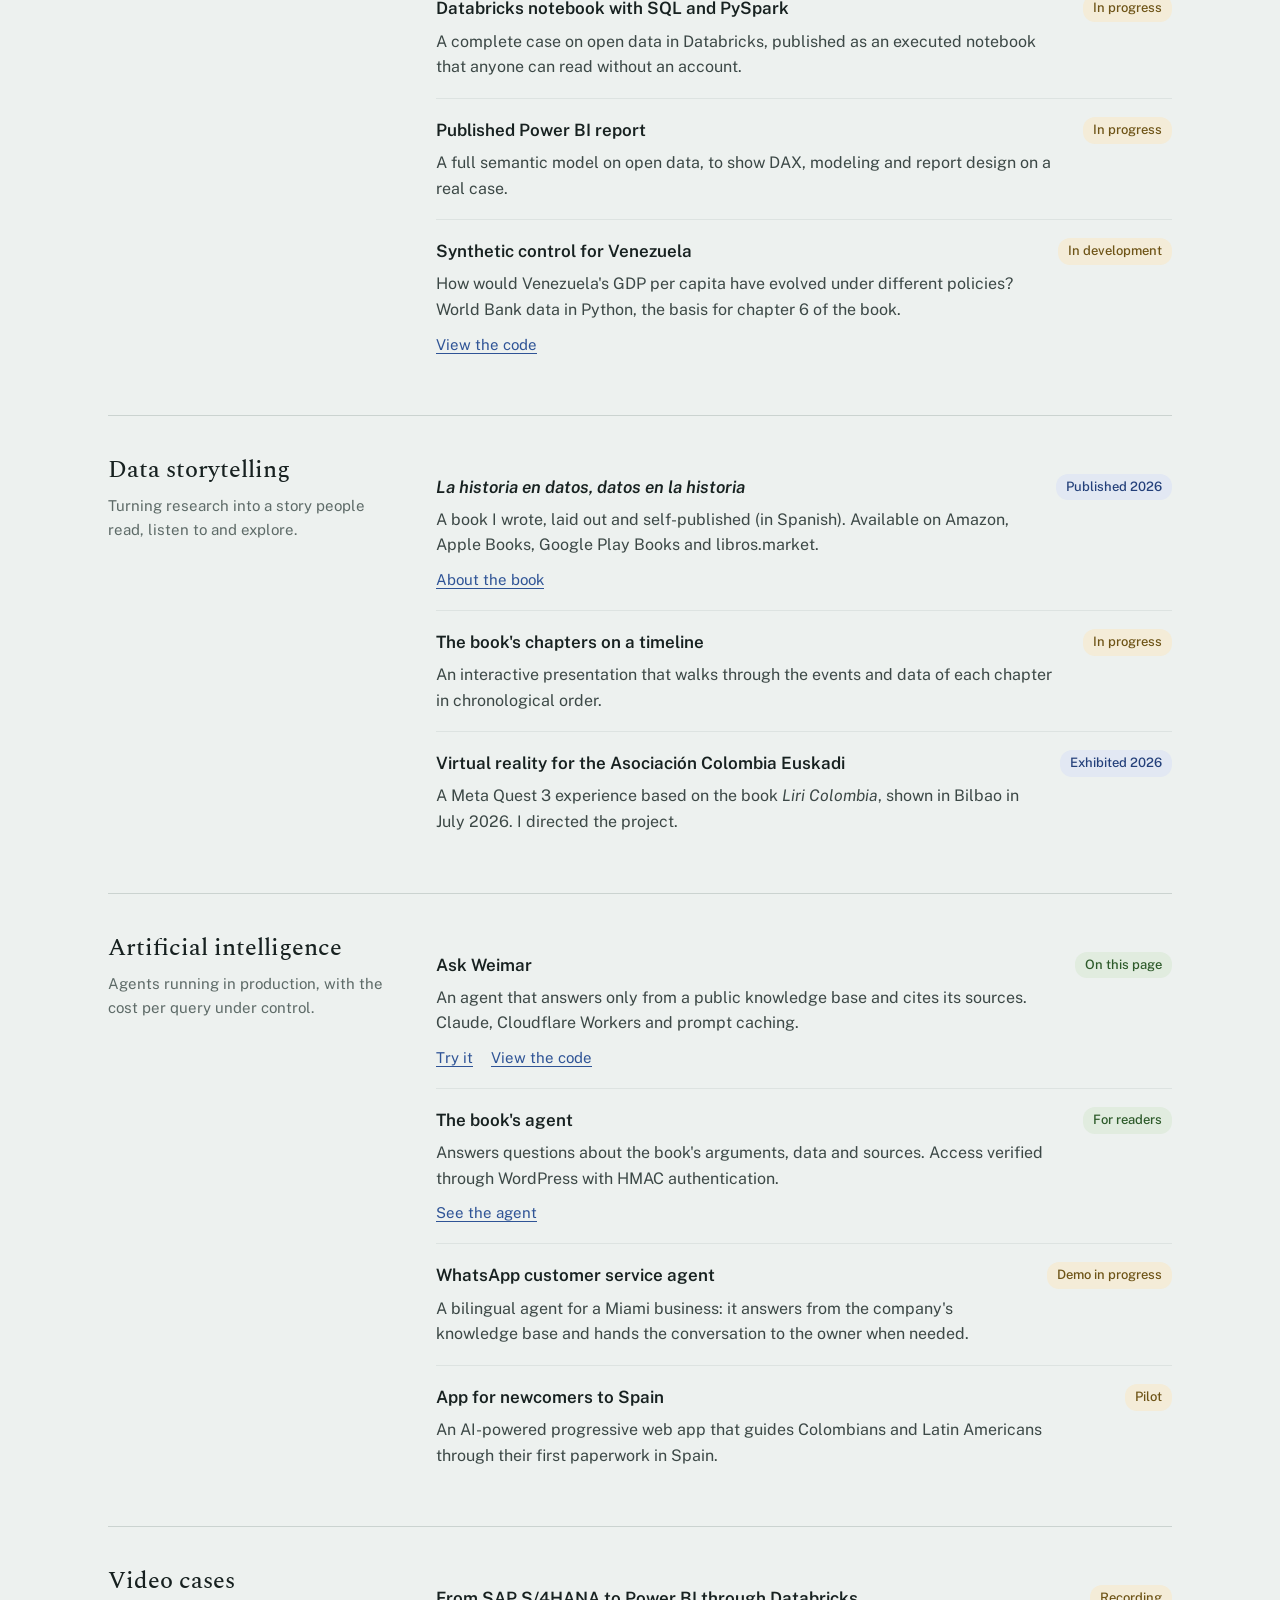
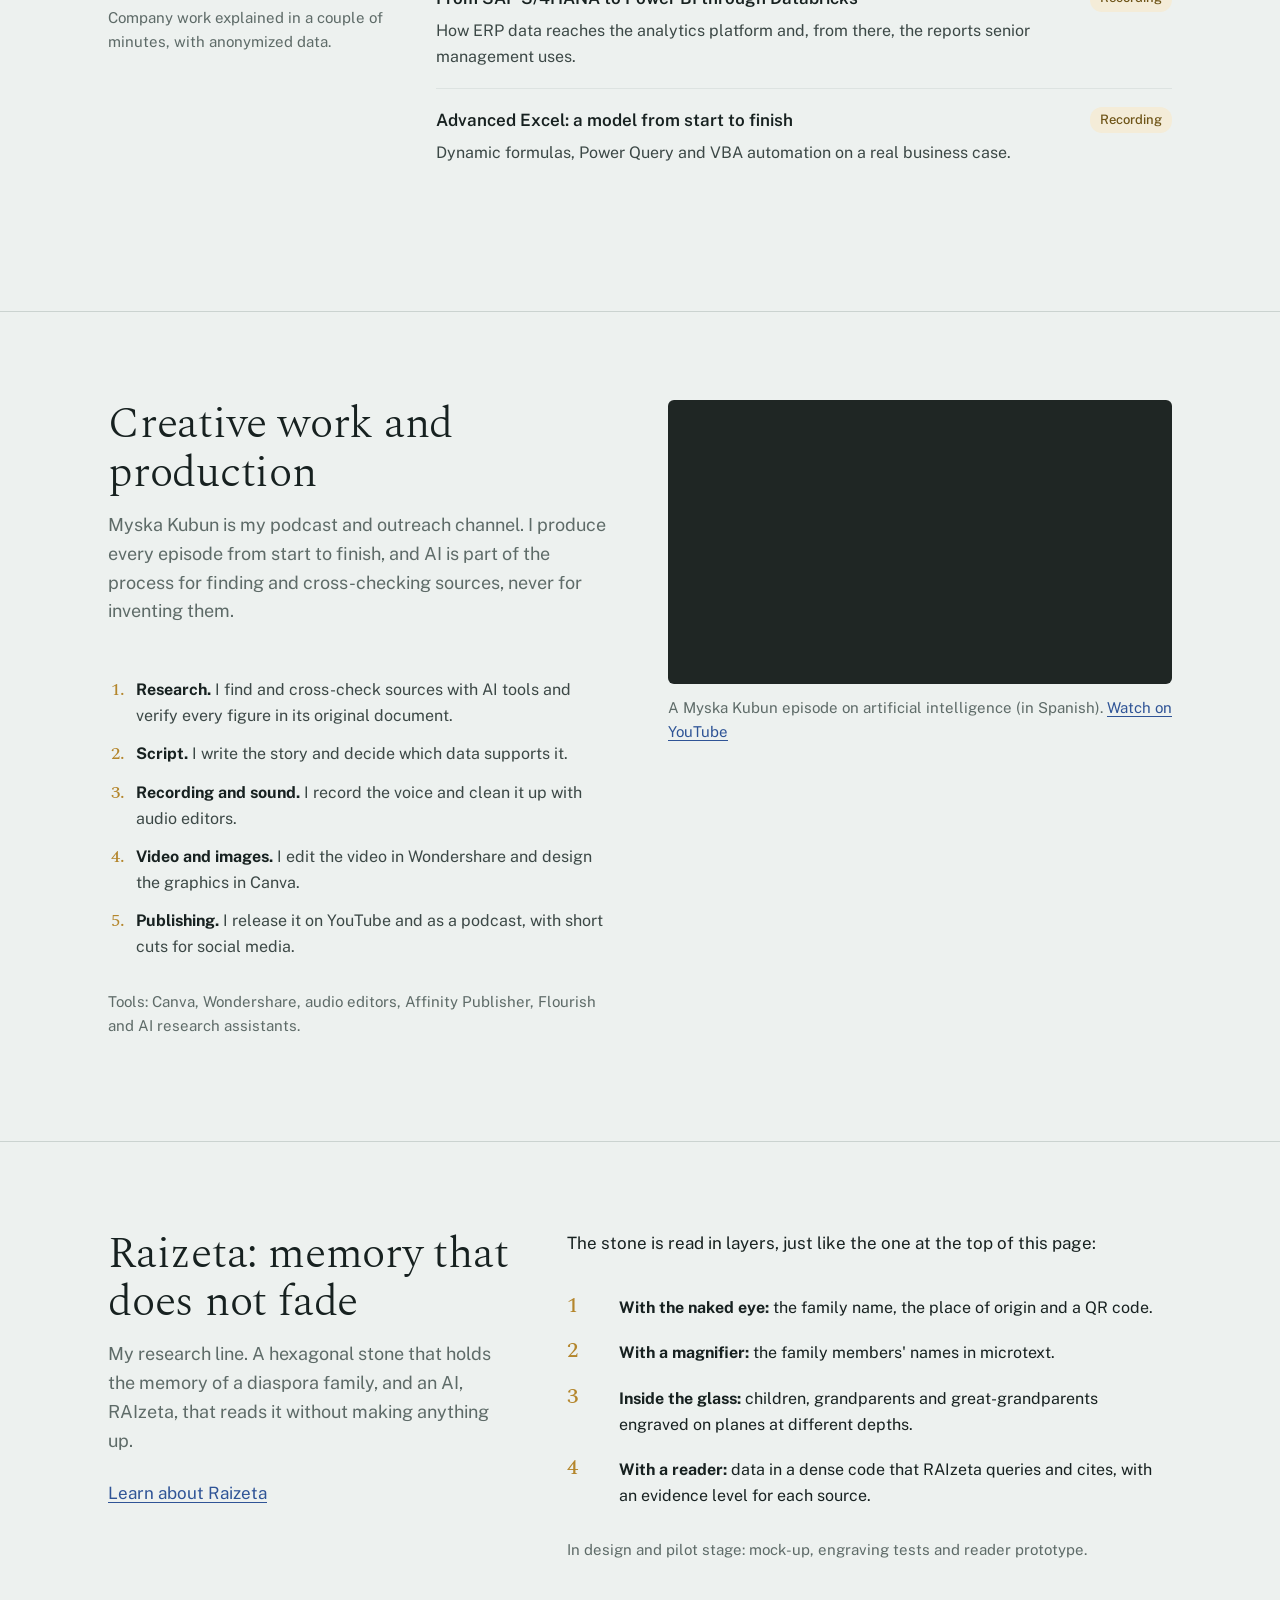
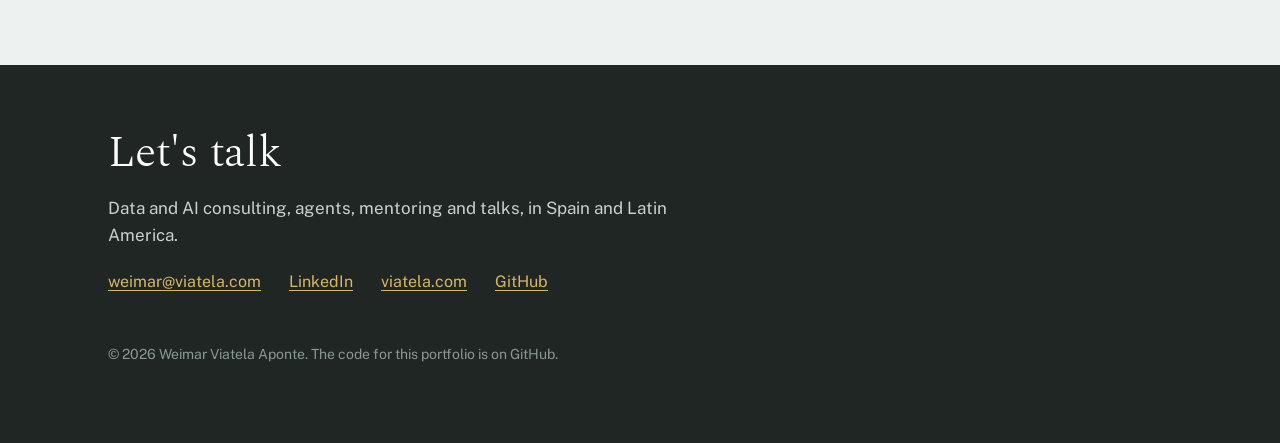
<file: sitio/en/index.html>
<!DOCTYPE html>
<html lang="en">
<head>
<meta charset="utf-8">
<meta name="viewport" content="width=device-width, initial-scale=1">
<title>Weimar Viatela Aponte · Data and AI portfolio</title>
<meta name="description" content="Verifiable work by Weimar Viatela Aponte: data, visualization, storytelling, AI agents and research on memory and AI.">
<link rel="preconnect" href="https://fonts.googleapis.com">
<link rel="preconnect" href="https://fonts.gstatic.com" crossorigin>
<link href="https://fonts.googleapis.com/css2?family=Public+Sans:ital,wght@0,400;0,500;0,600;1,400&family=Spectral:ital,wght@0,300;0,500;0,600;1,300&display=swap" rel="stylesheet">
<link rel="alternate" hreflang="es" href="https://portafolio.viatela.com/">
<link rel="alternate" hreflang="en" href="https://portafolio.viatela.com/en/">
<link rel="stylesheet" href="../estilos.css">
</head>
<body>
<a class="saltar" href="#contenido">Skip to content</a>

<header class="cabecera">
  <div class="envoltura">
    <div class="barra">
      <a class="marca" href="https://viatela.com/">Weimar Viatela Aponte</a>
      <a class="idioma-movil" href="../" hreflang="es" lang="es">Español</a>
      <nav aria-label="Sections">
        <a href="#perfil">Profile</a>
        <a href="#habilidades">Skills</a>
        <a href="#agente">Ask</a>
        <a href="#trabajo">Work</a>
        <a href="#raizeta">Research</a>
        <a href="#creatividad">Creative</a>
        <a href="#contacto">Contact</a>
        <a class="idioma" href="../" hreflang="es" lang="es">Español</a>
      </nav>
    </div>
    <div class="portada">
      <div>
        <h1>Data, artificial intelligence and memory, with the evidence in plain sight.</h1>
        <p>I am Business Data Manager at Alpargatas Europe and have spent more than nine years building data platforms and reports in Madrid. I also design AI agents, wrote a history book told through data, and research how to preserve the memory of the Latin American diaspora without an algorithm distorting it.</p>
        <p>Here is the work, linked to its live version or to its code.</p>
        <div class="acciones">
          <a class="boton boton-oro" href="#habilidades">See skills and evidence</a>
          <a class="boton boton-linea" href="../cv/CV_Weimar_Viatela_Aponte.pdf" download>Download CV (PDF, Spanish)</a>
        </div>
        <p class="nota-lupa">The stone is a digital prototype of Raizeta. Move the magnifier over it to read what is engraved in microtext.</p>
      </div>
      <div class="piedra-marco" aria-hidden="true">
        <div class="piedra" id="piedra">
          <div class="micro" id="micro"></div>
          <div class="grabado">
            <span class="apellido">VIATELA</span>
            <span class="origen">Bogotá · London · Madrid</span>
          </div>
          <div class="lente" id="lente"><div class="zoom" id="zoom"></div></div>
        </div>
      </div>
    </div>
  </div>
</header>

<main id="contenido">

<section id="perfil">
  <div class="envoltura perfil">
    <div>
      <h2>Profile</h2>
      <p class="intro" style="margin-bottom:28px">Business Data Manager at Alpargatas Europe. Industrial Engineer with a Master's in Production Engineering (UPM) and university training in artificial intelligence. I work in Spanish and English.</p>
      <h3 class="sub">Experience</h3>
      <ol class="trayectoria">
        <li><b>Business Data Manager · Alpargatas Europe</b><span>09/2022 – present · Madrid</span></li>
        <li><b>Founder and AI researcher · Myska Kubun</b><span>01/2024 – present · own project</span></li>
        <li><b>Power BI Data Analyst · JTI</b><span>09/2020 – 08/2022 · Madrid</span></li>
        <li><b>Power BI Data Analyst · Philip Morris International</b><span>07/2019 – 07/2020 · Madrid</span></li>
        <li><b>Data analyst and BI consultant · Reale Seguros, Tako Away, Telefónica</b><span>Until 2019</span></li>
      </ol>
      <div class="acciones" style="margin-top:8px">
        <a class="boton boton-oro" href="../cv/CV_Weimar_Viatela_Aponte.pdf" download>Download CV (PDF, Spanish)</a>
        <a class="boton" style="border:1px solid var(--linea);color:var(--tinta)" href="https://www.linkedin.com/in/weimar-viatela-aponte/">View LinkedIn</a>
      </div>
    </div>
    <div>
      <h3 class="sub">Education</h3>
      <ul class="certs">
        <li>University Program in Artificial Intelligence <span>Western European University, 2026</span></li>
        <li>Master's Degree in Production Engineering <span>Universidad Politécnica de Madrid, 2016</span></li>
        <li>Industrial Engineering <span>Universidad Distrital Francisco José de Caldas, 1999</span></li>
      </ul>
      <h3 class="sub" style="margin-top:36px">Certifications</h3>
      <ul class="certs">
        <li>Microsoft Certified: Power BI Data Analyst Associate (PL-300) <span>2024</span></li>
        <li>Get Started with Data Governance on Databricks <span>Databricks Academy, 2026</span></li>
        <li>Microsoft Office Specialist: Excel Expert <span>2018</span></li>
        <li>Linguaskill Business, English B2 <span>University of Cambridge, 2023</span></li>
      </ul>
    </div>
  </div>
</section>

<section id="habilidades">
  <div class="envoltura">
    <h2>Skills, each with its evidence</h2>
    <p class="intro">What I use in my daily work and where you can check it.</p>
    <table class="tabla-skills">
      <thead><tr><th>Skill</th><th>Where I apply it</th><th>Evidence</th></tr></thead>
      <tbody>
        <tr><td>Power BI, DAX and Power Query</td><td>Semantic models and reports for sales, finance and operations at Alpargatas, JTI and Philip Morris. PL-300 certified.</td><td><span class="pendiente">Public report in progress</span></td></tr>
        <tr><td>Azure Databricks</td><td>Alpargatas Europe's data platform: ingestion, transformation and modeling. Agents with Databricks Genie.</td><td><span class="pendiente">Public notebook and video case in progress</span></td></tr>
        <tr><td>SQL</td><td>Queries and transformations in Databricks, SQL Server and SSAS for more than nine years.</td><td><span class="pendiente">Included in the Databricks notebook</span></td></tr>
        <tr><td>Python</td><td>Data extraction from APIs, cleaning with pandas and apps with Streamlit.</td><td><a href="#mercado">The Pulse of Love</a><a href="https://github.com/myskakubun/myska-kubun-data">Venezuela notebook</a></td></tr>
        <tr><td>SAP S/4HANA (data)</td><td>I coordinate the migration of critical data and how it reaches the analytics platform.</td><td><span class="pendiente">Video case in progress</span></td></tr>
        <tr><td>Advanced Excel and VBA</td><td>Models, automation and analysis since my early years at Telefónica. Excel Expert certified.</td><td><span class="pendiente">Video case in progress</span></td></tr>
        <tr><td>AI agents and LLMs</td><td>Agents built on the Claude API, on websites and WhatsApp, with prompt caching and cost control.</td><td><a href="#agente">Try the agent</a><a href="https://github.com/myskakubun/viatela-portafolio/tree/main/worker">Code</a></td></tr>
        <tr><td>Automation with n8n</td><td>Outreach funnel for media and institutions with n8n, Google Sheets and Brevo.</td><td><span class="pendiente">Documented workflow in progress</span></td></tr>
        <tr><td>Git and GitHub</td><td>Version control and automatic deployment of this portfolio with GitHub Actions.</td><td><a href="https://github.com/myskakubun">My GitHub</a></td></tr>
      </tbody>
    </table>

    <h3 class="sub" style="margin-top:64px">How I work with people</h3>
    <div class="blandas">
      <div><h4>Team leadership</h4><p>I lead technical teams and directed the virtual reality project for the Asociación Colombia Euskadi, with suppliers, a fixed budget and an exhibition in Bilbao.</p></div>
      <div><h4>Communicating with leadership</h4><p>I present the impact of the SAP S/4HANA migration to senior management and make the case for the European data strategy.</p></div>
      <div><h4>Telling stories with data</h4><p>I wrote a history book told through data and do public outreach through a podcast and talks.</p></div>
      <div><h4>Business judgment</h4><p>Before buying an AI tool, I weigh its cost against the real use it will get.</p></div>
      <div><h4>Remote and cross-cultural work</h4><p>Projects in Spanish and English with clients in Miami from Madrid, six hours apart.</p></div>
      <div><h4>Continuous learning</h4><p>In 2026 I completed the university program in AI and the Databricks Academy data governance course.</p></div>
    </div>
  </div>
</section>

<section id="agente">
  <div class="envoltura agente">
    <div>
      <h2>Ask Weimar</h2>
      <p class="intro">An AI agent that answers questions about my career, projects and research. It only uses the information I have published in this portfolio's repository, and it says which file each answer comes from.</p>
      <p class="principio">If something is not on record, it says so. It is the same principle I apply in Raizeta: an AI that does not make things up.</p>
      <p style="margin-top:24px;font-size:15px"><a href="https://github.com/myskakubun/viatela-portafolio/tree/main/conocimiento">See the knowledge base</a> <span style="color:var(--niebla)">and</span> <a href="https://github.com/myskakubun/viatela-portafolio/tree/main/worker">the agent's code</a></p>
    </div>
    <div class="chat">
      <div class="chat-cuerpo" id="chat" aria-live="polite">
        <div class="msg msg-agente">Hi. Ask me anything about Weimar's work.</div>
      </div>
      <div class="sugerencias" id="sugerencias">
        <button type="button">What are Weimar's strengths?</button>
        <button type="button">What is Raizeta?</button>
        <button type="button">What is he working on now?</button>
        <button type="button">What has he built with AI agents?</button>
      </div>
      <form id="formulario">
        <label for="pregunta" class="saltar">Your question</label>
        <input id="pregunta" name="pregunta" maxlength="500" autocomplete="off" placeholder="Type your question">
        <button type="submit" id="enviar">Ask</button>
      </form>
    </div>
  </div>
</section>

<section id="trabajo">
  <div class="envoltura">
    <h2>Work you can review</h2>
    <p class="intro">Grouped by what it demonstrates. Anything I am still preparing is marked as such.</p>

    <div class="area">
      <div>
        <h3>Data and visualization</h3>
        <p class="que-prueba">Extracting official data, modeling it and turning it into charts people understand.</p>
      </div>
      <ul class="piezas">
        <li class="pieza">
          <h4>Myska Kubun Observatory</h4>
          <span class="estado estado-vivo">Live</span>
          <p>Dashboards on the Hispanic-American diaspora built on Spanish National Statistics Institute (INE) data, pulled through its API and visualized in Flourish.</p>
          <div class="enlaces"><a href="https://myskakubun.com/observatorio/">Open the observatory</a></div>
        </li>
        <li class="pieza">
          <h4>Charts from <i>La historia en datos</i></h4>
          <span class="estado estado-vivo">Live</span>
          <p>The book's visualizations, with every figure traceable to its source.</p>
          <div class="enlaces"><a href="https://myskakubun.com/la-historia-en-datos/">Explore the book's site</a></div>
        </li>
        <li class="pieza" id="mercado">
          <h4>The Pulse of Love: real-time market tracker</h4>
          <span class="estado estado-hecho">Code published</span>
          <p>A Python app that downloads Yahoo Finance quotes, rebases the series to 100 and compares Match Group (Tinder) with NVIDIA in an interactive chart. Python, pandas, the yfinance API, Streamlit and GitHub.</p>
          <div class="enlaces"><a href="https://github.com/myskakubun/MercadodelAmor">View the code</a></div>
        </li>
        <li class="pieza">
          <h4>Databricks notebook with SQL and PySpark</h4>
          <span class="estado estado-prep">In progress</span>
          <p>A complete case on open data in Databricks, published as an executed notebook that anyone can read without an account.</p>
        </li>
        <li class="pieza">
          <h4>Published Power BI report</h4>
          <span class="estado estado-prep">In progress</span>
          <p>A full semantic model on open data, to show DAX, modeling and report design on a real case.</p>
        </li>
        <li class="pieza">
          <h4>Synthetic control for Venezuela</h4>
          <span class="estado estado-prep">In development</span>
          <p>How would Venezuela's GDP per capita have evolved under different policies? World Bank data in Python, the basis for chapter 6 of the book.</p>
          <div class="enlaces"><a href="https://github.com/myskakubun/myska-kubun-data">View the code</a></div>
        </li>
      </ul>
    </div>

    <div class="area">
      <div>
        <h3>Data storytelling</h3>
        <p class="que-prueba">Turning research into a story people read, listen to and explore.</p>
      </div>
      <ul class="piezas">
        <li class="pieza">
          <h4><i>La historia en datos, datos en la historia</i></h4>
          <span class="estado estado-hecho">Published 2026</span>
          <p>A book I wrote, laid out and self-published (in Spanish). Available on Amazon, Apple Books, Google Play Books and libros.market.</p>
          <div class="enlaces"><a href="https://myskakubun.com/la-historia-en-datos/">About the book</a></div>
        </li>
        <li class="pieza">
          <h4>The book's chapters on a timeline</h4>
          <span class="estado estado-prep">In progress</span>
          <p>An interactive presentation that walks through the events and data of each chapter in chronological order.</p>
        </li>
        <li class="pieza">
          <h4>Virtual reality for the Asociación Colombia Euskadi</h4>
          <span class="estado estado-hecho">Exhibited 2026</span>
          <p>A Meta Quest 3 experience based on the book <i>Liri Colombia</i>, shown in Bilbao in July 2026. I directed the project.</p>
        </li>
      </ul>
    </div>

    <div class="area">
      <div>
        <h3>Artificial intelligence</h3>
        <p class="que-prueba">Agents running in production, with the cost per query under control.</p>
      </div>
      <ul class="piezas">
        <li class="pieza">
          <h4>Ask Weimar</h4>
          <span class="estado estado-vivo">On this page</span>
          <p>An agent that answers only from a public knowledge base and cites its sources. Claude, Cloudflare Workers and prompt caching.</p>
          <div class="enlaces"><a href="#agente">Try it</a><a href="https://github.com/myskakubun/viatela-portafolio/tree/main/worker">View the code</a></div>
        </li>
        <li class="pieza">
          <h4>The book's agent</h4>
          <span class="estado estado-vivo">For readers</span>
          <p>Answers questions about the book's arguments, data and sources. Access verified through WordPress with HMAC authentication.</p>
          <div class="enlaces"><a href="https://myskakubun.com/la-historia-en-datos/agente-myska-kubun/">See the agent</a></div>
        </li>
        <li class="pieza">
          <h4>WhatsApp customer service agent</h4>
          <span class="estado estado-prep">Demo in progress</span>
          <p>A bilingual agent for a Miami business: it answers from the company's knowledge base and hands the conversation to the owner when needed.</p>
        </li>
        <li class="pieza">
          <h4>App for newcomers to Spain</h4>
          <span class="estado estado-prep">Pilot</span>
          <p>An AI-powered progressive web app that guides Colombians and Latin Americans through their first paperwork in Spain.</p>
        </li>
      </ul>
    </div>

    <div class="area">
      <div>
        <h3>Video cases</h3>
        <p class="que-prueba">Company work explained in a couple of minutes, with anonymized data.</p>
      </div>
      <ul class="piezas">
        <li class="pieza">
          <h4>From SAP S/4HANA to Power BI through Databricks</h4>
          <span class="estado estado-prep">Recording</span>
          <p>How ERP data reaches the analytics platform and, from there, the reports senior management uses.</p>
        </li>
        <li class="pieza">
          <h4>Advanced Excel: a model from start to finish</h4>
          <span class="estado estado-prep">Recording</span>
          <p>Dynamic formulas, Power Query and VBA automation on a real business case.</p>
        </li>
      </ul>
    </div>
  </div>
</section>

<section id="creatividad">
  <div class="envoltura creatividad">
    <div>
      <h2>Creative work and production</h2>
      <p class="intro">Myska Kubun is my podcast and outreach channel. I produce every episode from start to finish, and AI is part of the process for finding and cross-checking sources, never for inventing them.</p>
      <ol class="proceso">
        <li><b>Research.</b> I find and cross-check sources with AI tools and verify every figure in its original document.</li>
        <li><b>Script.</b> I write the story and decide which data supports it.</li>
        <li><b>Recording and sound.</b> I record the voice and clean it up with audio editors.</li>
        <li><b>Video and images.</b> I edit the video in Wondershare and design the graphics in Canva.</li>
        <li><b>Publishing.</b> I release it on YouTube and as a podcast, with short cuts for social media.</li>
      </ol>
      <p class="herramientas">Tools: Canva, Wondershare, audio editors, Affinity Publisher, Flourish and AI research assistants.</p>
    </div>
    <div>
      <div class="video">
        <iframe src="https://www.youtube-nocookie.com/embed/hdwLp2-hFoo" title="Myska Kubun podcast episode on artificial intelligence" loading="lazy" allow="accelerometer; encrypted-media; gyroscope; picture-in-picture; fullscreen" allowfullscreen></iframe>
      </div>
      <p class="pie-video">A Myska Kubun episode on artificial intelligence (in Spanish). <a href="https://www.youtube.com/watch?v=hdwLp2-hFoo">Watch on YouTube</a></p>
    </div>
  </div>
</section>

<section id="raizeta">
  <div class="envoltura agente">
    <div>
      <h2>Raizeta: memory that does not fade</h2>
      <p class="intro">My research line. A hexagonal stone that holds the memory of a diaspora family, and an AI, RAIzeta, that reads it without making anything up.</p>
      <p><a href="https://myskakubun.com/raizeta/">Learn about Raizeta</a></p>
    </div>
    <div>
      <p style="margin-top:0">The stone is read in layers, just like the one at the top of this page:</p>
      <ol class="capas">
        <li><span><b>With the naked eye:</b> the family name, the place of origin and a QR code.</span></li>
        <li><span><b>With a magnifier:</b> the family members' names in microtext.</span></li>
        <li><span><b>Inside the glass:</b> children, grandparents and great-grandparents engraved on planes at different depths.</span></li>
        <li><span><b>With a reader:</b> data in a dense code that RAIzeta queries and cites, with an evidence level for each source.</span></li>
      </ol>
      <p style="color:var(--niebla);font-size:15px;margin-top:20px">In design and pilot stage: mock-up, engraving tests and reader prototype.</p>
    </div>
  </div>
</section>

</main>

<footer id="contacto">
  <div class="envoltura">
    <h2>Let's talk</h2>
    <p style="max-width:36em">Data and AI consulting, agents, mentoring and talks, in Spain and Latin America.</p>
    <div class="pie-fila">
      <a href="mailto:weimar@viatela.com">weimar@viatela.com</a>
      <a href="https://www.linkedin.com/in/weimar-viatela-aponte/">LinkedIn</a>
      <a href="https://viatela.com/">viatela.com</a>
      <a href="https://github.com/myskakubun">GitHub</a>
    </div>
    <p class="pie-legal">© 2026 Weimar Viatela Aponte. The code for this portfolio is on GitHub.</p>
  </div>
</footer>

<script src="../app.js"></script>
</body>
</html>
</file>
<file: sitio/estilos.css>
:root{
  --basalto:#1F2624;
  --basalto-2:#2A3330;
  --cristal:#EDF1EF;
  --tinta:#172120;
  --tumbaga:#B4862C;
  --tumbaga-claro:#D9B566;
  --azul:#2F5496;
  --niebla:#5E6B68;
  --linea:#CBD3D0;
  --serif:"Spectral",Georgia,serif;
  --sans:"Public Sans",system-ui,sans-serif;
  --ancho:1120px;
}
*{box-sizing:border-box}
html{scroll-behavior:smooth}
@media (prefers-reduced-motion:reduce){html{scroll-behavior:auto}}
body{margin:0;background:var(--cristal);color:var(--tinta);font:400 17px/1.6 var(--sans);-webkit-font-smoothing:antialiased}
a{color:var(--azul);text-underline-offset:3px}
a:hover{color:var(--tinta)}
:focus-visible{outline:3px solid var(--tumbaga);outline-offset:3px;border-radius:2px}
.envoltura{max-width:var(--ancho);margin:0 auto;padding:0 28px}
.saltar{position:absolute;left:-999px}
.saltar:focus{left:16px;top:16px;background:#fff;padding:8px 12px;z-index:10}

/* Cabecera */
.cabecera{background:var(--basalto);color:#E7ECEA}
.barra{display:flex;justify-content:space-between;align-items:center;padding:22px 0}
.marca{font:500 18px/1 var(--serif);color:#fff;text-decoration:none;letter-spacing:.01em}
.barra nav{display:flex;gap:26px;font-size:15px}
.barra nav a{color:#C9D2CF;text-decoration:none}
.barra nav a:hover{color:#fff}

/* Portada */
.portada{display:grid;grid-template-columns:1.05fr .95fr;gap:56px;align-items:center;padding:56px 0 88px}
.portada h1{font:300 clamp(40px,5.4vw,68px)/1.04 var(--serif);margin:0 0 24px;color:#fff;letter-spacing:-.01em}
.portada p{max-width:34em;color:#C9D2CF;margin:0 0 16px}
.portada .nota-lupa{font-size:14px;color:#93A19D;margin-top:28px}
.acciones{display:flex;flex-wrap:wrap;gap:14px;margin-top:28px}
.boton{display:inline-block;padding:12px 20px;border-radius:3px;font-weight:500;font-size:15px;text-decoration:none}
.boton-oro{background:var(--tumbaga);color:#1B1406}
.boton-oro:hover{background:var(--tumbaga-claro);color:#1B1406}
.boton-linea{border:1px solid #56625F;color:#E7ECEA}
.boton-linea:hover{border-color:#E7ECEA;color:#fff}

/* La piedra */
.piedra-marco{position:relative;width:min(100%,440px);aspect-ratio:1/0.92;margin-left:auto}
.piedra{position:absolute;inset:0;clip-path:polygon(25% 0,75% 0,100% 50%,75% 100%,25% 100%,0 50%);
  background:radial-gradient(120% 90% at 30% 20%,#3B4643 0%,#262E2C 45%,#171C1B 100%);overflow:hidden;cursor:none}
.piedra::after{content:"";position:absolute;inset:0;background:
  repeating-linear-gradient(115deg,rgba(255,255,255,.018) 0 2px,transparent 2px 7px);pointer-events:none}
.grabado{position:absolute;inset:0;display:flex;flex-direction:column;align-items:center;justify-content:center;text-align:center;pointer-events:none;z-index:2}
.grabado .apellido{font:500 clamp(30px,4vw,44px)/1 var(--serif);color:#C8D0CD;letter-spacing:.08em;
  text-shadow:0 -1px 0 rgba(0,0,0,.7),0 1px 0 rgba(255,255,255,.12)}
.grabado .origen{font:italic 300 16px/1.4 var(--serif);color:#9AA6A2;margin-top:10px}
.micro{position:absolute;inset:6% 4%;font:500 3.6px/5.2px var(--sans);color:rgba(214,222,219,.30);
  overflow:hidden;word-spacing:1px;text-align:justify;pointer-events:none;user-select:none}
.lente{position:absolute;width:150px;height:150px;border-radius:50%;pointer-events:none;overflow:hidden;z-index:3;
  border:3px solid var(--tumbaga);box-shadow:0 10px 30px rgba(0,0,0,.45),inset 0 0 18px rgba(0,0,0,.5);
  background:#1E2524;transform:translate(-50%,-50%);left:50%;top:76%}
.lente .zoom{position:absolute;left:0;top:0;transform-origin:0 0}
.lente .zoom .micro{color:rgba(232,238,236,.92)}
.lente::after{content:"";position:absolute;inset:0;border-radius:50%;background:radial-gradient(circle at 32% 28%,rgba(255,255,255,.16),transparent 45%)}

/* Secciones */
main section{padding:88px 0;border-top:1px solid var(--linea)}
main section:first-child{border-top:0}
h2{font:300 clamp(32px,3.6vw,44px)/1.1 var(--serif);margin:0 0 14px;letter-spacing:-.005em}
.intro{max-width:40em;color:var(--niebla);margin:0 0 44px;font-size:18px}

/* Agente */
.agente{display:grid;grid-template-columns:.8fr 1.2fr;gap:56px;align-items:start}
.agente > *,.area > *,.portada > *{min-width:0}
.agente .intro{margin-bottom:24px}
.principio{border-left:3px solid var(--tumbaga);padding:4px 0 4px 16px;color:var(--tinta);font:italic 300 19px/1.5 var(--serif);max-width:26em}
.chat{background:#fff;border:1px solid var(--linea);border-radius:6px;display:flex;flex-direction:column;min-height:460px}
.chat-cuerpo{flex:1;padding:24px;overflow-y:auto;max-height:520px;display:flex;flex-direction:column;gap:16px}
.msg{max-width:88%;padding:12px 16px;border-radius:6px;white-space:pre-wrap;font-size:16px}
.msg-yo{align-self:flex-end;background:var(--azul);color:#fff}
.msg-agente{align-self:flex-start;background:#F2F5F4;border:1px solid #E1E7E5}
.msg-agente .fuente{display:block;margin-top:8px;font-size:13px;color:var(--niebla)}
.msg-aviso{align-self:stretch;max-width:none;background:#FBF6EA;border:1px solid #EAD9B0;color:#5A4615;font-size:15px}
.sugerencias{display:flex;flex-wrap:wrap;gap:8px;padding:0 24px 16px}
.sugerencias button{font:inherit;font-size:14px;border:1px solid var(--linea);background:var(--cristal);color:var(--tinta);border-radius:20px;padding:7px 14px;cursor:pointer}
.sugerencias button:hover{border-color:var(--azul);color:var(--azul)}
.chat form{display:flex;gap:10px;border-top:1px solid var(--linea);padding:14px}
.chat input{flex:1;min-width:0;font:inherit;font-size:16px;border:1px solid var(--linea);border-radius:4px;padding:11px 14px;background:#fff;color:var(--tinta)}
.chat input:focus-visible{outline:2px solid var(--azul);outline-offset:0}
.chat form button{font:inherit;font-weight:600;font-size:15px;background:var(--tinta);color:#fff;border:0;border-radius:4px;padding:0 20px;cursor:pointer}
.chat form button:disabled{opacity:.5;cursor:wait}

/* Pruebas de trabajo */
.area{display:grid;grid-template-columns:280px 1fr;gap:48px;padding:40px 0;border-top:1px solid var(--linea)}
.area:first-of-type{border-top:0;padding-top:0}
.area h3{font:500 24px/1.2 var(--serif);margin:0 0 10px}
.area .que-prueba{color:var(--niebla);font-size:15px;margin:0}
.piezas{list-style:none;margin:0;padding:0}
.pieza{display:grid;grid-template-columns:1fr auto;gap:6px 24px;padding:18px 0;border-bottom:1px solid #DDE3E1}
.pieza:last-child{border-bottom:0}
.pieza h4{margin:0;font-size:17px;font-weight:600}
.pieza p{margin:0;grid-column:1;color:#3C4846;font-size:16px}
.pieza .enlaces{grid-column:1;display:flex;flex-wrap:wrap;gap:18px;font-size:15px;margin-top:4px}
.estado{grid-column:2;grid-row:1;align-self:start;font-size:13px;font-weight:500;padding:3px 10px;border-radius:12px;white-space:nowrap}
.estado-vivo{background:#E1ECDF;color:#2D5A2A}
.estado-prep{background:#F4ECD8;color:#6E5417}
.estado-hecho{background:#E2E8F3;color:#24407A}

/* Raizeta */
.capas{list-style:none;margin:28px 0 0;padding:0;counter-reset:capa}
.capas li{counter-increment:capa;display:grid;grid-template-columns:40px 1fr;gap:12px;padding:10px 0;font-size:16px}
.capas li::before{content:counter(capa);font:500 22px/1 var(--serif);color:var(--tumbaga)}


/* Perfil */
.perfil{display:grid;grid-template-columns:1fr 1fr;gap:56px}
.perfil > *{min-width:0}
.trayectoria{list-style:none;margin:0;padding:0;border-left:2px solid var(--linea)}
.trayectoria li{position:relative;padding:0 0 22px 22px}
.trayectoria li::before{content:"";position:absolute;left:-6px;top:7px;width:10px;height:10px;border-radius:50%;background:var(--cristal);border:2px solid var(--azul)}
.trayectoria li:first-child::before{background:var(--azul)}
.trayectoria b{display:block;font-weight:600}
.trayectoria span{color:var(--niebla);font-size:15px}
.certs{margin:28px 0 0;padding:0;list-style:none;font-size:15px}
.certs li{padding:6px 0;border-bottom:1px solid #DDE3E1}
.certs li span{color:var(--niebla)}
h3.sub{font:500 22px/1.2 var(--serif);margin:0 0 18px}

/* Habilidades */
.tabla-skills{width:100%;border-collapse:collapse;font-size:16px}
.tabla-skills th{text-align:left;font-weight:600;font-size:14px;color:var(--niebla);padding:0 16px 10px 0;border-bottom:2px solid var(--tinta)}
.tabla-skills td{padding:14px 16px 14px 0;border-bottom:1px solid #DDE3E1;vertical-align:top}
.tabla-skills td:first-child{font-weight:600;width:22%}
.tabla-skills td:nth-child(2){color:#3C4846;width:42%}
.tabla-skills td:last-child a{display:inline-block;margin:0 14px 4px 0;font-size:15px}
.tabla-skills .pendiente{color:var(--niebla);font-size:14px}
.blandas{display:grid;grid-template-columns:repeat(2,1fr);gap:28px 48px;margin-top:8px}
.blandas div{border-top:3px solid var(--tumbaga);padding-top:14px}
.blandas h4{margin:0 0 6px;font-size:17px}
.blandas p{margin:0;color:#3C4846;font-size:16px}
@media (max-width:900px){.perfil,.blandas{grid-template-columns:1fr;gap:32px}}
@media (max-width:640px){
  .tabla-skills thead{display:none}
  .tabla-skills tr{display:block;padding:14px 0;border-bottom:1px solid #DDE3E1}
  .tabla-skills td{display:block;border:0;padding:2px 0;width:auto!important}
}

/* Creatividad */
.creatividad{display:grid;grid-template-columns:1fr 1fr;gap:56px;align-items:start}
.creatividad > *{min-width:0}
.proceso{margin:0;padding:0 0 0 22px}
.proceso li{padding:6px 0 6px 6px;font-size:16px;color:#3C4846}
.proceso li::marker{font:500 18px var(--serif);color:var(--tumbaga)}
.proceso b{color:var(--tinta)}
.herramientas{margin-top:24px;font-size:15px;color:var(--niebla)}
.video{position:relative;aspect-ratio:16/9;background:var(--basalto);border-radius:6px;overflow:hidden}
.video iframe{position:absolute;inset:0;width:100%;height:100%;border:0}
.pie-video{font-size:15px;color:var(--niebla);margin-top:12px}
.barra nav a.idioma{border:1px solid #56625F;border-radius:3px;padding:3px 10px;color:#E7ECEA}
.idioma-movil{display:none}
@media (max-width:900px){
  .creatividad{grid-template-columns:1fr;gap:32px}
  .idioma-movil{display:inline-block;border:1px solid #56625F;border-radius:3px;padding:3px 10px;color:#E7ECEA;text-decoration:none;font-size:14px}
}

/* Pie */
footer{background:var(--basalto);color:#C9D2CF;padding:64px 0}
footer h2{color:#fff}
footer a{color:var(--tumbaga-claro)}
footer a:hover{color:#fff}
.pie-fila{display:flex;flex-wrap:wrap;gap:28px;margin-top:20px;font-size:16px}
.pie-legal{margin-top:48px;font-size:14px;color:#8A9894}

@media (max-width:900px){
  .portada,.agente,.area{grid-template-columns:1fr}
  .portada{gap:40px;padding:32px 0 64px}
  .piedra-marco{margin:0 auto;width:min(100%,360px)}
  .barra nav{display:none}
  .area{gap:16px}
  main section{padding:64px 0}
}
@media (max-width:520px){
  body{font-size:16px}
  .envoltura{padding:0 20px}
  .pieza{grid-template-columns:1fr}
  .estado{grid-column:1;grid-row:auto;justify-self:start}
  .lente{width:120px;height:120px}
}
</file>
